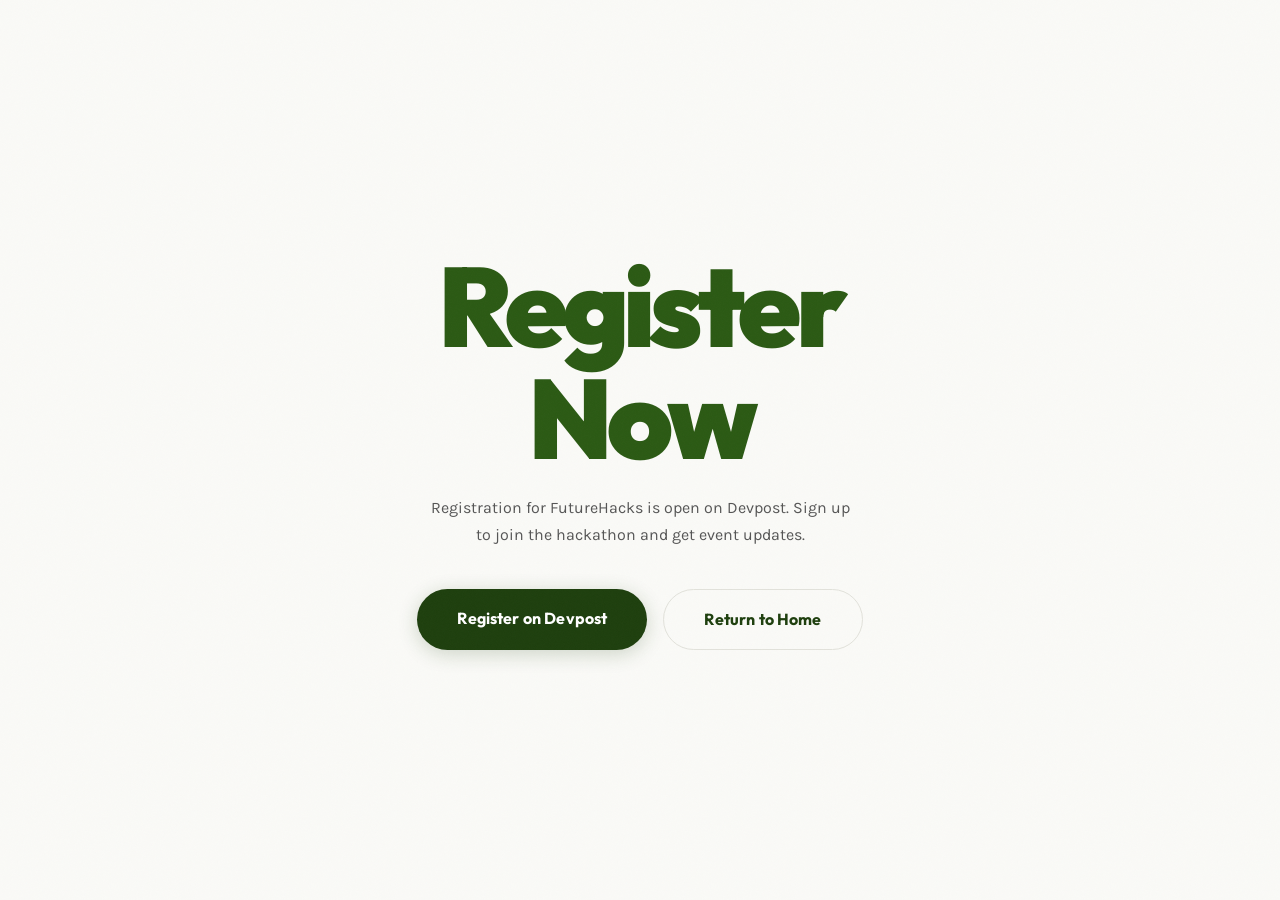
<file: registration.html>
<!DOCTYPE html>
<html lang="en">
<head>
  <meta charset="UTF-8">
  <meta name="viewport" content="width=device-width, initial-scale=1.0">
  <title>Registration | FutureHacks 2026</title>
  <meta name="description" content="FutureHacks registration is coming soon.">
  <meta name="author" content="James Hou and Arun Damodaran">
  <meta name="robots" content="noindex, follow">
  <link rel="canonical" href="https://futurehacks.techshareproject.org/registration">

  <!-- Open Graph / Facebook / Discord / LinkedIn -->
  <meta property="og:type" content="website">
  <meta property="og:site_name" content="FutureHacks">
  <meta property="og:title" content="Registration | FutureHacks 2026">
  <meta property="og:description" content="FutureHacks registration is coming soon.">
  <meta property="og:url" content="https://futurehacks.techshareproject.org/registration">
  <meta property="og:image" content="https://futurehacks.techshareproject.org/assets/og-image.jpg">
  <meta property="og:image:width" content="1200">
  <meta property="og:image:height" content="630">
  <meta property="og:image:alt" content="FutureHacks — Build the city of tomorrow, today.">
  <meta property="og:locale" content="en_US">

  <!-- Twitter / X -->
  <meta name="twitter:card" content="summary_large_image">
  <meta name="twitter:title" content="Registration | FutureHacks 2026">
  <meta name="twitter:description" content="FutureHacks registration is coming soon.">
  <meta name="twitter:image" content="https://futurehacks.techshareproject.org/assets/og-image.jpg">
  <meta name="twitter:image:alt" content="FutureHacks — Build the city of tomorrow, today.">

  <link rel="preconnect" href="https://fonts.googleapis.com">
  <link rel="preconnect" href="https://fonts.gstatic.com" crossorigin>
  <link href="https://fonts.googleapis.com/css2?family=JetBrains+Mono:wght@500;700&family=Karla:ital,wght@0,300;0,400;0,500;0,600;0,700;1,400&family=Outfit:wght@400;500;600;700;800;900&display=swap" rel="stylesheet">
  <link rel="stylesheet" href="css/style.css">
  <link rel="icon" href="assets/favicon.png" type="image/png">
  <link rel="shortcut icon" href="assets/favicon.png">
  <meta name="theme-color" content="#0f172a">
  <!-- Vercel Web Analytics -->
  <script defer src="https://cdn.vercel-insights.com/v1/script.js"></script>

  <!-- Built by James Hou and Arun Damodaran. -->
  <style>
    .status-page {
      min-height: 100vh;
      display: flex;
      align-items: center;
      justify-content: center;
      text-align: center;
      padding: 24px;
    }
    .status-content {
      max-width: 560px;
    }
    .status-code {
      font-family: var(--font-display);
      font-size: clamp(4rem, 12vw, 7rem);
      font-weight: 900;
      color: var(--accent-text);
      line-height: 1;
      margin-bottom: 20px;
      letter-spacing: -0.05em;
    }
    .status-actions {
      display: flex;
      gap: 16px;
      justify-content: center;
      flex-wrap: wrap;
    }
    .btn-secondary {
      display: inline-block;
      background: transparent;
      color: var(--green-dark);
      padding: 16px 40px;
      border-radius: 100px;
      border: 1.5px solid var(--border);
      font-family: var(--font-display);
      font-weight: 700;
      font-size: 1rem;
      letter-spacing: 0.01em;
      transition: var(--transition);
    }
    .btn-secondary:hover {
      border-color: var(--green-dark);
      transform: translateY(-2px);
    }
    .status-title {
      font-family: var(--font-display);
      font-size: 2rem;
      font-weight: 700;
      margin-bottom: 16px;
    }
    .status-text {
      color: var(--text-secondary);
      margin-bottom: 40px;
      max-width: 42ch;
      margin-left: auto;
      margin-right: auto;
    }
  </style>
</head>
<body>
  <div class="grain" aria-hidden="true"></div>

  <main class="status-page">
    <div class="status-content">
      <div class="status-code">Register Now</div>
      <p class="status-text">Registration for FutureHacks is open on Devpost. Sign up to join the hackathon and get event updates.</p>
      <div class="status-actions">
        <a href="https://futurehacks.devpost.com" target="_blank" rel="noopener" class="btn-primary">Register on Devpost</a>
        <a href="/" class="btn-secondary">Return to Home</a>
      </div>
    </div>
  </main>
</body>
</html>
</file>
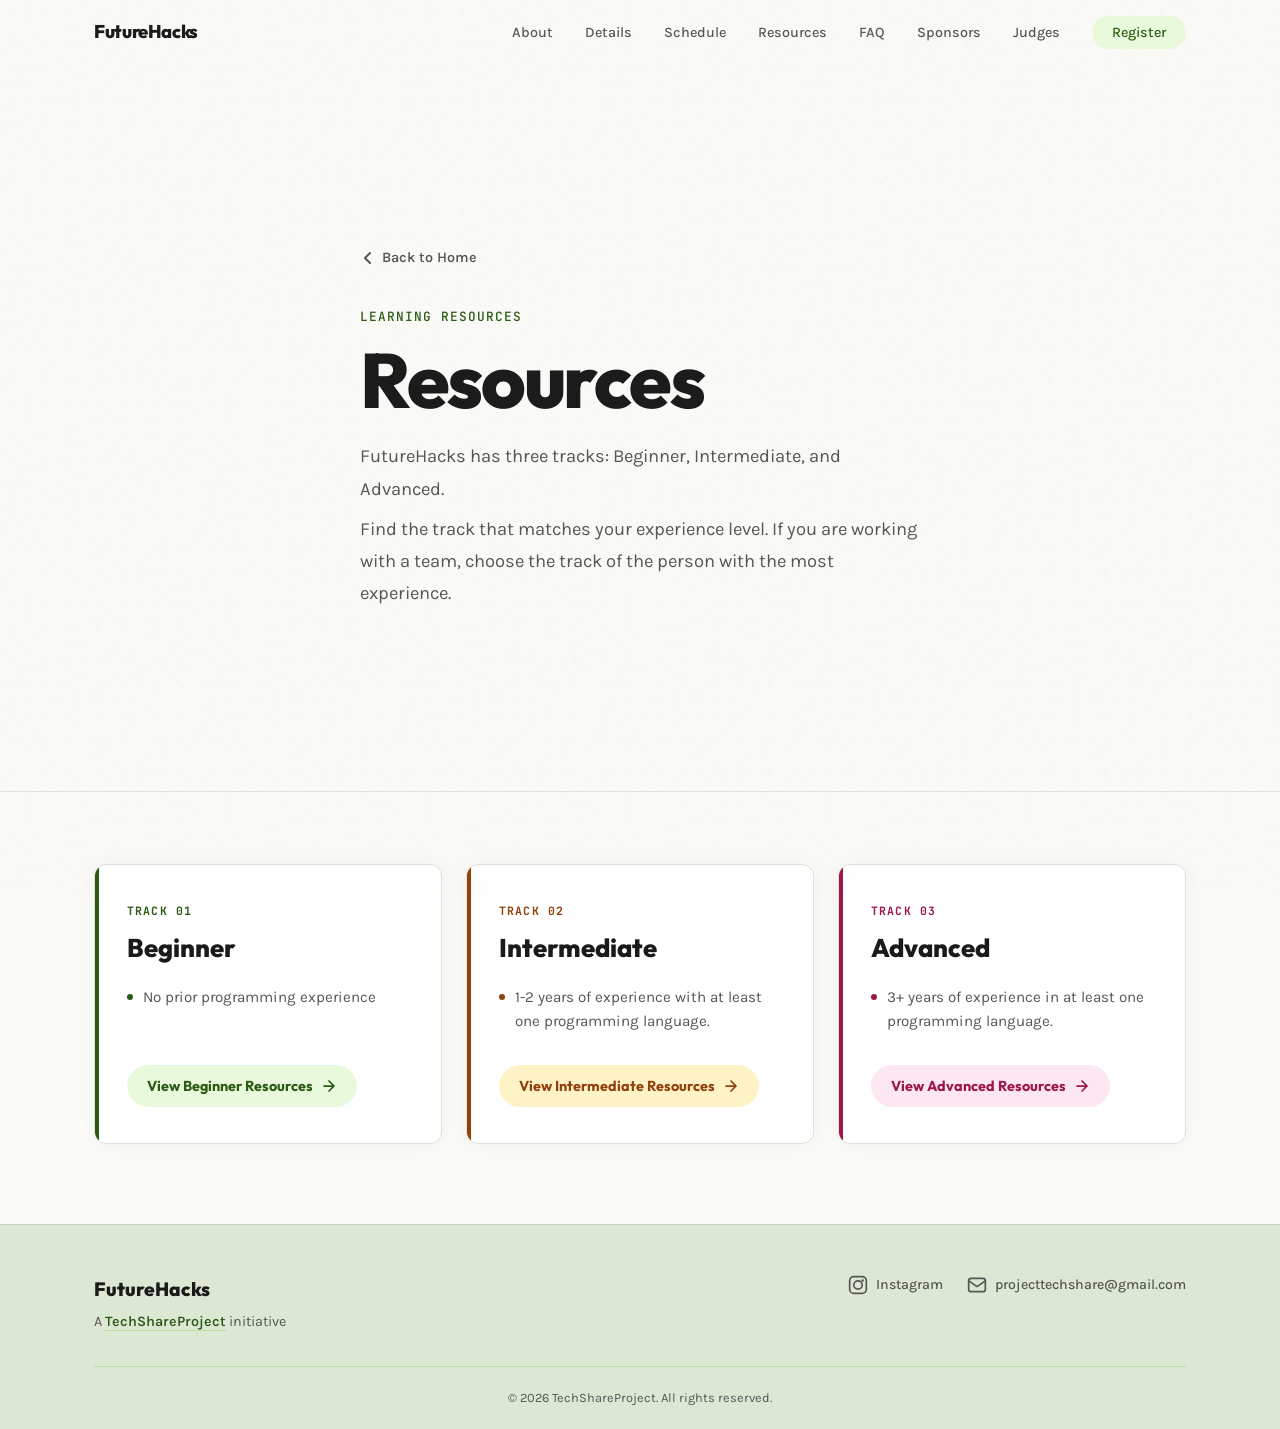
<file: resources.html>
<!DOCTYPE html>
<html lang="en">
<head>
  <meta charset="UTF-8">
  <meta name="viewport" content="width=device-width, initial-scale=1.0">
  <title>Resources — FutureHacks 2026</title>
  <meta name="description" content="Find your track and access rules, guides, and tutorials for FutureHacks. Beginner, Intermediate, and Advanced tracks available.">
  <meta name="author" content="James Hou and Arun Damodaran">
  <meta name="robots" content="index, follow">
  <link rel="canonical" href="https://futurehacks.techshareproject.org/resources">

  <!-- Open Graph / Facebook / Discord / LinkedIn -->
  <meta property="og:type" content="website">
  <meta property="og:site_name" content="FutureHacks">
  <meta property="og:title" content="Resources — FutureHacks 2026">
  <meta property="og:description" content="Find your track and access rules, guides, and tutorials for FutureHacks. Beginner, Intermediate, and Advanced tracks available.">
  <meta property="og:url" content="https://futurehacks.techshareproject.org/resources">
  <meta property="og:image" content="https://futurehacks.techshareproject.org/assets/og-image.jpg">
  <meta property="og:image:width" content="1200">
  <meta property="og:image:height" content="630">
  <meta property="og:image:alt" content="FutureHacks — Build the city of tomorrow, today.">
  <meta property="og:locale" content="en_US">

  <!-- Twitter / X -->
  <meta name="twitter:card" content="summary_large_image">
  <meta name="twitter:title" content="Resources — FutureHacks 2026">
  <meta name="twitter:description" content="Find your track and access rules, guides, and tutorials for FutureHacks.">
  <meta name="twitter:image" content="https://futurehacks.techshareproject.org/assets/og-image.jpg">
  <meta name="twitter:image:alt" content="FutureHacks — Build the city of tomorrow, today.">

  <link rel="preconnect" href="https://fonts.googleapis.com">
  <link rel="preconnect" href="https://fonts.gstatic.com" crossorigin>
  <link href="https://fonts.googleapis.com/css2?family=JetBrains+Mono:wght@500;700&family=Karla:ital,wght@0,300;0,400;0,500;0,600;0,700;1,400&family=Outfit:wght@400;500;600;700;800;900&display=swap" rel="stylesheet">
  <link rel="stylesheet" href="css/style.css">
  <!-- If JS is disabled, scroll-reveal never fires; show all content. -->
  <noscript><style>.reveal { opacity: 1 !important; transform: none !important; }</style></noscript>
  <link rel="icon" href="assets/favicon.png" type="image/png">
  <link rel="shortcut icon" href="assets/favicon.png">
  <meta name="theme-color" content="#0f172a">
  <!-- Vercel Web Analytics -->
  <script defer src="https://cdn.vercel-insights.com/v1/script.js"></script>

  <!-- Built by James Hou and Arun Damodaran. -->
  <style>
    /* ===== PAGE-SPECIFIC STYLES ===== */

    /* Hero */
    .res-hero {
      padding: 152px 0 80px;
      background-image: radial-gradient(circle, rgba(0,0,0,0.03) 1px, transparent 1px);
      background-size: 28px 28px;
      border-bottom: 1px solid var(--border);
    }
    .res-hero-inner { max-width: 720px; }
    .res-hero-title {
      font-family: var(--font-display);
      font-weight: 800;
      font-size: clamp(2.8rem, 6vw, 5rem);
      line-height: 1.05;
      letter-spacing: -0.03em;
      margin-bottom: 20px;
      color: var(--text);
    }
    .res-hero-sub {
      font-size: 1.15rem;
      color: var(--text-secondary);
      line-height: 1.75;
      margin-bottom: 8px;
    }
    .res-hero-sub2 {
      font-size: 1rem;
      color: var(--text-muted);
    }

    /* ===== TRACK SELECTOR ===== */
    .track-selector {
      background: var(--bg);
      padding: 72px 0 80px;
    }
    .track-grid {
      display: grid;
      grid-template-columns: repeat(3, 1fr);
      gap: 24px;
      align-items: stretch;
    }
    .track-card {
      display: flex;
      flex-direction: column;
      background: var(--white);
      border: 1px solid var(--border);
      border-radius: var(--radius);
      padding: 36px 32px;
      box-shadow: var(--shadow);
      transition: var(--transition);
      position: relative;
      overflow: hidden;
    }
    .track-card::before {
      content: '';
      position: absolute;
      left: 0; top: 0; bottom: 0;
      width: 4px;
    }
    .track-card--beginner::before     { background: #2B5A14; }
    .track-card--intermediate::before { background: #92400E; }
    .track-card--advanced::before     { background: #9D174D; }

    .track-card:hover {
      transform: translateY(-4px);
      box-shadow: var(--shadow-hover);
    }
    .track-card--beginner:hover     { border-color: #B8E09B; }
    .track-card--intermediate:hover { border-color: #FDE68A; }
    .track-card--advanced:hover     { border-color: #F9A8D4; }

    .track-eyebrow {
      font-family: var(--font-mono);
      font-size: 0.72rem;
      font-weight: 700;
      text-transform: uppercase;
      letter-spacing: 0.1em;
      margin-bottom: 12px;
    }
    .track-eyebrow--beginner     { color: #2B5A14; }
    .track-eyebrow--intermediate { color: #92400E; }
    .track-eyebrow--advanced     { color: #9D174D; }

    .track-title {
      font-family: var(--font-display);
      font-weight: 800;
      font-size: 1.6rem;
      line-height: 1.15;
      margin-bottom: 24px;
      color: var(--text);
    }

    .track-bullets {
      list-style: none;
      margin: 0 0 32px;
      padding: 0;
      flex: 1;
      display: flex;
      flex-direction: column;
      gap: 10px;
    }
    .track-bullets li {
      display: flex;
      align-items: flex-start;
      gap: 10px;
      font-size: 0.95rem;
      color: var(--text-secondary);
      line-height: 1.55;
    }
    .track-bullets li::before {
      content: '';
      flex-shrink: 0;
      width: 6px;
      height: 6px;
      border-radius: 50%;
      margin-top: 0.5em;
    }
    .track-card--beginner     .track-bullets li::before { background: #2B5A14; }
    .track-card--intermediate .track-bullets li::before { background: #92400E; }
    .track-card--advanced     .track-bullets li::before { background: #9D174D; }

    .track-cta {
      display: inline-flex;
      align-items: center;
      gap: 8px;
      font-family: var(--font-display);
      font-weight: 700;
      font-size: 0.9rem;
      padding: 12px 20px;
      border-radius: 100px;
      transition: var(--transition);
      text-decoration: none;
      align-self: flex-start;
    }
    .track-cta svg { transition: transform var(--transition); }
    .track-cta:hover svg { transform: translateX(4px); }

    .track-cta--beginner {
      background: #E9FADC;
      color: #2B5A14;
    }
    .track-cta--beginner:hover { background: #D6F2C2; }

    .track-cta--intermediate {
      background: #FEF3C7;
      color: #92400E;
    }
    .track-cta--intermediate:hover { background: #FDE68A; }

    .track-cta--advanced {
      background: #FCE7F3;
      color: #9D174D;
    }
    .track-cta--advanced:hover { background: #F9A8D4; }

    /* ===== DIVIDER ===== */
    .section-break {
      background: var(--bg-alt);
      border-top: 1px solid var(--border);
      border-bottom: 1px solid var(--border);
      padding: 28px 0;
      /* hidden until a track is selected */
      display: none;
    }
    .section-break.visible { display: block; }
    .section-break-inner {
      display: flex;
      align-items: center;
      gap: 16px;
    }
    .section-break-line {
      flex: 1;
      height: 1px;
      background: var(--border);
    }
    .section-break-label {
      font-family: var(--font-mono);
      font-size: 0.75rem;
      font-weight: 700;
      text-transform: uppercase;
      letter-spacing: 0.12em;
      color: var(--text-muted);
      white-space: nowrap;
    }

    /* ===== ACTIVE TRACK CARD ===== */
    .track-card--active {
      transform: translateY(-4px);
      box-shadow: var(--shadow-hover);
    }
    .track-card--beginner.track-card--active     { border-color: #B8E09B; }
    .track-card--intermediate.track-card--active { border-color: #FDE68A; }
    .track-card--advanced.track-card--active     { border-color: #F9A8D4; }

    /* Active CTA button state */
    .track-cta--beginner.active {
      background: #2B5A14; color: #fff;
    }
    .track-cta--intermediate.active {
      background: #92400E; color: #fff;
    }
    .track-cta--advanced.active {
      background: #9D174D; color: #fff;
    }

    /* ===== RESOURCE SECTIONS ===== */
    .res-section {
      padding: 80px 0;
      /* hidden until selected via button */
      display: none;
      animation: sectionFadeIn 0.4s ease both;
    }
    .res-section.active { display: block; }
    .res-section--alt { background: var(--bg-alt); }

    @keyframes sectionFadeIn {
      from { opacity: 0; transform: translateY(16px); }
      to   { opacity: 1; transform: translateY(0); }
    }

    .res-section-head {
      display: flex;
      align-items: flex-start;
      justify-content: space-between;
      flex-wrap: wrap;
      gap: 16px;
      margin-bottom: 48px;
      padding-bottom: 32px;
      border-bottom: 1px solid var(--border);
    }
    /* .res-section-left {} */
    .res-section-badge {
      display: inline-block;
      font-family: var(--font-mono);
      font-size: 0.72rem;
      font-weight: 700;
      text-transform: uppercase;
      letter-spacing: 0.1em;
      padding: 5px 14px;
      border-radius: 100px;
      margin-bottom: 12px;
    }
    .res-section-badge--beginner     { background: #E9FADC; color: #2B5A14; }
    .res-section-badge--intermediate { background: #FEF3C7; color: #92400E; }
    .res-section-badge--advanced     { background: #FCE7F3; color: #9D174D; }

    .res-section-title {
      font-family: var(--font-display);
      font-weight: 800;
      font-size: clamp(1.8rem, 3vw, 2.6rem);
      line-height: 1.1;
      color: var(--text);
      margin: 0;
    }

    /* PDF Download Block */
    .res-pdf {
      display: flex;
      align-items: center;
      gap: 24px;
      background: var(--white);
      border-radius: var(--radius);
      padding: 28px 32px;
      margin-bottom: 48px;
      box-shadow: var(--shadow);
      transition: var(--transition);
      text-decoration: none;
      color: inherit;
      border: 1.5px solid transparent;
    }
    .res-pdf:hover {
      transform: translateY(-2px);
      box-shadow: var(--shadow-hover);
    }
    .res-pdf--beginner     { border-color: #B8E09B; }
    .res-pdf--intermediate { border-color: #FDE68A; }
    .res-pdf--advanced     { border-color: #F9A8D4; }

    .res-pdf-icon {
      flex-shrink: 0;
      width: 52px; height: 52px;
      border-radius: 14px;
      display: flex; align-items: center; justify-content: center;
    }
    .res-pdf--beginner     .res-pdf-icon { background: #E9FADC; color: #2B5A14; }
    .res-pdf--intermediate .res-pdf-icon { background: #FEF3C7; color: #92400E; }
    .res-pdf--advanced     .res-pdf-icon { background: #FCE7F3; color: #9D174D; }

    .res-pdf-text { flex: 1; }
    .res-pdf-text strong {
      display: block;
      font-family: var(--font-display);
      font-weight: 700;
      font-size: 1rem;
      margin-bottom: 4px;
    }
    .res-pdf-text span {
      font-size: 0.88rem;
      color: var(--text-muted);
    }
    .res-pdf-action {
      flex-shrink: 0;
      display: inline-flex;
      align-items: center;
      gap: 8px;
      font-family: var(--font-display);
      font-weight: 700;
      font-size: 0.88rem;
      padding: 11px 22px;
      border-radius: 100px;
      white-space: nowrap;
      color: var(--white);
    }
    .res-pdf--beginner     .res-pdf-action { background: #2B5A14; }
    .res-pdf--intermediate .res-pdf-action { background: #92400E; }
    .res-pdf--advanced     .res-pdf-action { background: #9D174D; }

    /* Resource Links */
    .res-links-label {
      font-family: var(--font-mono);
      font-size: 0.75rem;
      font-weight: 700;
      text-transform: uppercase;
      letter-spacing: 0.1em;
      color: var(--text-muted);
      margin-bottom: 16px;
    }
    .res-links-grid {
      display: grid;
      grid-template-columns: repeat(3, 1fr);
      gap: 16px;
    }
    .res-link-card {
      display: flex;
      flex-direction: column;
      gap: 10px;
      background: var(--white);
      border: 1px solid var(--border);
      border-radius: var(--radius);
      padding: 24px;
      text-decoration: none;
      color: inherit;
      transition: var(--transition);
      box-shadow: var(--shadow);
    }
    .res-link-card:hover {
      transform: translateY(-4px);
      box-shadow: var(--shadow-hover);
    }
    .res-section--beginner     .res-link-card:hover { border-color: #B8E09B; }
    .res-section--intermediate .res-link-card:hover { border-color: #FDE68A; }
    .res-section--advanced     .res-link-card:hover { border-color: #F9A8D4; }

    .res-link-type {
      font-family: var(--font-mono);
      font-size: 0.68rem;
      font-weight: 700;
      text-transform: uppercase;
      letter-spacing: 0.08em;
      color: var(--text-muted);
    }
    .res-link-title {
      font-family: var(--font-display);
      font-weight: 700;
      font-size: 0.95rem;
      color: var(--text);
      line-height: 1.4;
    }
    .res-link-desc {
      font-size: 0.85rem;
      color: var(--text-secondary);
      line-height: 1.55;
      flex: 1;
    }
    .res-link-arrow {
      font-family: var(--font-mono);
      font-size: 0.8rem;
      font-weight: 600;
      display: flex;
      align-items: center;
      gap: 4px;
      transition: transform var(--transition);
    }
    .res-link-card:hover .res-link-arrow { transform: translateX(4px); }
    .res-section--beginner     .res-link-arrow { color: #2B5A14; }
    .res-section--intermediate .res-link-arrow { color: #92400E; }
    .res-section--advanced     .res-link-arrow { color: #9D174D; }

    /* ===== RESPONSIVE ===== */
    @media (max-width: 900px) {
      .track-grid { grid-template-columns: 1fr; gap: 16px; }
      .track-card { flex-direction: column; }
      .res-links-grid { grid-template-columns: repeat(2, 1fr); }
      .res-section-head { flex-direction: column; }
    }
    @media (max-width: 600px) {
      .res-hero { padding: 120px 0 56px; }
      .res-hero-title { font-size: clamp(2.2rem, 10vw, 3.2rem); }
      .track-card { padding: 28px 24px; }
      .res-pdf { flex-direction: column; align-items: flex-start; gap: 16px; }
      .res-pdf-action { align-self: flex-start; }
      .res-links-grid { grid-template-columns: 1fr; }
    }
  </style>
</head>
<body>
  <div class="grain" aria-hidden="true"></div>

  <!-- Navigation -->
  <nav class="navbar scrolled" id="navbar">
    <div class="nav-container">
      <a href="index.html" class="nav-logo">FutureHacks</a>
      <button class="nav-toggle" id="navToggle" aria-label="Toggle navigation">
        <span></span><span></span><span></span>
      </button>
      <ul class="nav-menu" id="navMenu">
        <li><a href="index.html#about">About</a></li>
        <li><a href="index.html#details">Details</a></li>
        <li><a href="index.html#schedule">Schedule</a></li>
        <li><a href="resources.html" aria-current="page">Resources</a></li>
        <li><a href="index.html#faq">FAQ</a></li>
        <li><a href="index.html#sponsors">Sponsors</a></li>
        <li><a href="index.html#judges">Judges</a></li>
        <li><a href="https://futurehacks.devpost.com/" class="nav-cta" target="_blank">Register</a></li>
      </ul>
    </div>
  </nav>

  <main id="main">
  <!-- Hero -->
  <section class="res-hero">
    <div class="container">
      <div class="res-hero-inner">
        <a href="index.html" class="reveal" style="display: inline-flex; align-items: center; gap: 6px; font-weight: 600; font-size: 0.9rem; color: var(--text-secondary); margin-bottom: 32px; transition: color var(--transition);">
          <svg width="16" height="16" viewBox="0 0 16 16" fill="none" aria-hidden="true">
            <path d="M10 13L5 8l5-5" stroke="currentColor" stroke-width="2" stroke-linecap="round" stroke-linejoin="round"/>
          </svg>
          Back to Home
        </a>
        <br>
        <span class="section-eyebrow reveal">Learning Resources</span>
        <h1 class="res-hero-title reveal">Resources</h1>
        <p class="res-hero-sub reveal">FutureHacks has three tracks: Beginner, Intermediate, and Advanced.</p>
        <p class="res-hero-sub reveal">Find the track that matches your experience level. If you are working with a team, choose the track of the person with the most experience. </p>
      </div>
    </div>
  </section>

  <!-- ===== TRACK SELECTOR ===== -->
  <section class="track-selector" aria-label="Choose your track">
    <div class="container">
      <div class="track-grid">

        <!-- Beginner -->
        <article class="track-card track-card--beginner reveal">
          <p class="track-eyebrow track-eyebrow--beginner">Track 01</p>
          <h2 class="track-title">Beginner</h2>
          <ul class="track-bullets" aria-label="Beginner track requirements">
            <li>No prior programming experience</li>
          </ul> 
          <button type="button" class="track-cta track-cta--beginner" id="track-cta-beginner" data-track="beginner" aria-expanded="false" aria-controls="beginner">
            View Beginner Resources
            <svg width="16" height="16" viewBox="0 0 16 16" fill="none" aria-hidden="true">
              <path d="M8 3l5 5-5 5M3 8h10" stroke="currentColor" stroke-width="1.75" stroke-linecap="round" stroke-linejoin="round"/>
            </svg>
          </button>
        </article>

        <!-- Intermediate -->
        <article class="track-card track-card--intermediate reveal">
          <p class="track-eyebrow track-eyebrow--intermediate">Track 02</p>
          <h2 class="track-title">Intermediate</h2>
          <ul class="track-bullets" aria-label="Intermediate track requirements">
            <li>1-2 years of experience with at least one programming language.</li>
          </ul>
          <button type="button" class="track-cta track-cta--intermediate" id="track-cta-intermediate" data-track="intermediate" aria-expanded="false" aria-controls="intermediate">
            View Intermediate Resources
            <svg width="16" height="16" viewBox="0 0 16 16" fill="none" aria-hidden="true">
              <path d="M8 3l5 5-5 5M3 8h10" stroke="currentColor" stroke-width="1.75" stroke-linecap="round" stroke-linejoin="round"/>
            </svg>
          </button>
        </article>

        <!-- Advanced -->
        <article class="track-card track-card--advanced reveal">
          <p class="track-eyebrow track-eyebrow--advanced">Track 03</p>
          <h2 class="track-title">Advanced</h2>
          <ul class="track-bullets" aria-label="Advanced track requirements">
            <li>3+ years of experience in at least one programming language.</li>
          </ul>
          <button type="button" class="track-cta track-cta--advanced" id="track-cta-advanced" data-track="advanced" aria-expanded="false" aria-controls="advanced">
            View Advanced Resources
            <svg width="16" height="16" viewBox="0 0 16 16" fill="none" aria-hidden="true">
              <path d="M8 3l5 5-5 5M3 8h10" stroke="currentColor" stroke-width="1.75" stroke-linecap="round" stroke-linejoin="round"/>
            </svg>
          </button>
        </article>

      </div>
    </div>
  </section>

  <!-- Divider -->
  <!-- <div class="section-break" aria-hidden="true">
    <div class="container">
      <div class="section-break-inner">
        <div class="section-break-line"></div>
        <span class="section-break-label">Resources below</span>
        <div class="section-break-line"></div>
      </div>
    </div>
  </div> -->

  <!-- ===== BEGINNER RESOURCES ===== -->
  <section id="beginner" class="res-section res-section--beginner" style="background: var(--bg);" aria-labelledby="beginner-heading">
    <div class="container">

      <header class="res-section-head">
        <div class="res-section-left">
          <h2 class="res-section-title" id="beginner-heading">Beginner</h2>
        </div>
      </header>

      <!-- Drive Folder -->
      <a href="https://drive.google.com/drive/folders/1JpioEChL8DGC-AKFr233OOQmZbXDgExj" target="_blank" rel="noopener" class="res-pdf res-pdf--beginner reveal" id="beginner-pdf">
        <div class="res-pdf-icon" aria-hidden="true">
          <svg width="24" height="24" viewBox="0 0 24 24" fill="none">
            <path d="M3 7a2 2 0 0 1 2-2h4l2 2h8a2 2 0 0 1 2 2v9a2 2 0 0 1-2 2H5a2 2 0 0 1-2-2V7z" stroke="currentColor" stroke-width="1.75" stroke-linejoin="round"/>
          </svg>
        </div>
        <div class="res-pdf-text">
          <strong>Beginner Track Folder</strong>
          <span>Everything for the Beginner track in one place — example projects, judging criteria, requirements, and project scope.</span>
        </div>
        <span class="res-pdf-action" aria-label="Open Beginner Google Drive folder">
          <svg width="14" height="14" viewBox="0 0 14 14" fill="none" aria-hidden="true">
            <path d="M3 7h8M7 3l4 4-4 4" stroke="currentColor" stroke-width="1.5" stroke-linecap="round" stroke-linejoin="round"/>
          </svg>
          Open Folder
        </span>
      </a>

      <!-- Resource Links -->
      <!-- TODO: Tutorials & Guides placeholder — uncomment and fill in once videos are ready
      <p class="res-links-label reveal">Tutorials &amp; Guides</p>
      <div class="res-links-grid">
        <a href="[BEGINNER VIDEO 1 URL]" target="_blank" rel="noopener" class="res-link-card reveal">
          <span class="res-link-type">Video</span>
          <span class="res-link-title">[Beginner Video 1 Title]</span>
          <span class="res-link-desc">[Beginner Video 1 Description]</span>
          <span class="res-link-arrow">Watch →</span>
        </a>
        <a href="[BEGINNER VIDEO 2 URL]" target="_blank" rel="noopener" class="res-link-card reveal">
          <span class="res-link-type">Video</span>
          <span class="res-link-title">[Beginner Video 2 Title]</span>
          <span class="res-link-desc">[Beginner Video 2 Description]</span>
          <span class="res-link-arrow">Watch →</span>
        </a>
        <a href="[BEGINNER VIDEO 3 URL]" target="_blank" rel="noopener" class="res-link-card reveal">
          <span class="res-link-type">Video</span>
          <span class="res-link-title">[Beginner Video 3 Title]</span>
          <span class="res-link-desc">[Beginner Video 3 Description]</span>
          <span class="res-link-arrow">Watch →</span>
        </a>
      </div>
      -->

    </div>
  </section>

  <!-- ===== INTERMEDIATE RESOURCES ===== -->
  <section id="intermediate" class="res-section res-section--intermediate res-section--alt" aria-labelledby="intermediate-heading">
    <div class="container">

      <header class="res-section-head">
        <div class="res-section-left">
          <h2 class="res-section-title" id="intermediate-heading">Intermediate</h2>
        </div>
      </header>

      <!-- Drive Folder -->
      <a href="https://drive.google.com/drive/folders/1etcsaSrfAFA6XTy96vUfuuEMSGCHgWe7?usp=drive_link" target="_blank" rel="noopener" class="res-pdf res-pdf--intermediate reveal" id="intermediate-pdf">
        <div class="res-pdf-icon" aria-hidden="true">
          <svg width="24" height="24" viewBox="0 0 24 24" fill="none">
            <path d="M3 7a2 2 0 0 1 2-2h4l2 2h8a2 2 0 0 1 2 2v9a2 2 0 0 1-2 2H5a2 2 0 0 1-2-2V7z" stroke="currentColor" stroke-width="1.75" stroke-linejoin="round"/>
          </svg>
        </div>
        <div class="res-pdf-text">
          <strong>Intermediate Track Folder</strong>
          <span>Everything for the Intermediate track in one place — example projects, judging criteria, requirements, and project scope.</span>
        </div>
        <span class="res-pdf-action" aria-label="Open Intermediate Google Drive folder">
          <svg width="14" height="14" viewBox="0 0 14 14" fill="none" aria-hidden="true">
            <path d="M3 7h8M7 3l4 4-4 4" stroke="currentColor" stroke-width="1.5" stroke-linecap="round" stroke-linejoin="round"/>
          </svg>
          Open Folder
        </span>
      </a>

      <!-- Resource Links -->
      <!-- TODO: Tutorials & Guides placeholder — uncomment and fill in once videos are ready
      <p class="res-links-label reveal">Tutorials &amp; Guides</p>
      <div class="res-links-grid">
        <a href="[INTERMEDIATE VIDEO 1 URL]" target="_blank" rel="noopener" class="res-link-card reveal">
          <span class="res-link-type">Video</span>
          <span class="res-link-title">[Intermediate Video 1 Title]</span>
          <span class="res-link-desc">[Intermediate Video 1 Description]</span>
          <span class="res-link-arrow">Watch →</span>
        </a>
        <a href="[INTERMEDIATE VIDEO 2 URL]" target="_blank" rel="noopener" class="res-link-card reveal">
          <span class="res-link-type">Video</span>
          <span class="res-link-title">[Intermediate Video 2 Title]</span>
          <span class="res-link-desc">[Intermediate Video 2 Description]</span>
          <span class="res-link-arrow">Watch →</span>
        </a>
        <a href="[INTERMEDIATE VIDEO 3 URL]" target="_blank" rel="noopener" class="res-link-card reveal">
          <span class="res-link-type">Video</span>
          <span class="res-link-title">[Intermediate Video 3 Title]</span>
          <span class="res-link-desc">[Intermediate Video 3 Description]</span>
          <span class="res-link-arrow">Watch →</span>
        </a>
      </div>
      -->

    </div>
  </section>

  <!-- ===== ADVANCED RESOURCES ===== -->
  <section id="advanced" class="res-section res-section--advanced" style="background: var(--bg);" aria-labelledby="advanced-heading">
    <div class="container">

      <header class="res-section-head">
        <div class="res-section-left">
          <h2 class="res-section-title" id="advanced-heading">Advanced</h2>
        </div>
      </header>

      <!-- Drive Folder -->
      <a href="https://drive.google.com/drive/folders/1-Qqwcqu0I1QnxgHL7ByI_ejbCbPO94lL?usp=drive_link" target="_blank" rel="noopener" class="res-pdf res-pdf--advanced reveal" id="advanced-pdf">
        <div class="res-pdf-icon" aria-hidden="true">
          <svg width="24" height="24" viewBox="0 0 24 24" fill="none">
            <path d="M3 7a2 2 0 0 1 2-2h4l2 2h8a2 2 0 0 1 2 2v9a2 2 0 0 1-2 2H5a2 2 0 0 1-2-2V7z" stroke="currentColor" stroke-width="1.75" stroke-linejoin="round"/>
          </svg>
        </div>
        <div class="res-pdf-text">
          <strong>Advanced Track Folder</strong>
          <span>Everything for the Advanced track in one place — example projects, judging criteria, requirements, and project scope.</span>
        </div>
        <span class="res-pdf-action" aria-label="Open Advanced Google Drive folder">
          <svg width="14" height="14" viewBox="0 0 14 14" fill="none" aria-hidden="true">
            <path d="M3 7h8M7 3l4 4-4 4" stroke="currentColor" stroke-width="1.5" stroke-linecap="round" stroke-linejoin="round"/>
          </svg>
          Open Folder
        </span>
      </a>

      <!-- Resource Links -->
      <!-- TODO: Tutorials & Guides placeholder — uncomment and fill in once videos are ready
      <p class="res-links-label reveal">Tutorials &amp; Guides</p>
      <div class="res-links-grid">
        <a href="[ADVANCED VIDEO 1 URL]" target="_blank" rel="noopener" class="res-link-card reveal">
          <span class="res-link-type">Video</span>
          <span class="res-link-title">[Advanced Video 1 Title]</span>
          <span class="res-link-desc">[Advanced Video 1 Description]</span>
          <span class="res-link-arrow">Watch →</span>
        </a>
        <a href="[ADVANCED VIDEO 2 URL]" target="_blank" rel="noopener" class="res-link-card reveal">
          <span class="res-link-type">Video</span>
          <span class="res-link-title">[Advanced Video 2 Title]</span>
          <span class="res-link-desc">[Advanced Video 2 Description]</span>
          <span class="res-link-arrow">Watch →</span>
        </a>
        <a href="[ADVANCED VIDEO 3 URL]" target="_blank" rel="noopener" class="res-link-card reveal">
          <span class="res-link-type">Video</span>
          <span class="res-link-title">[Advanced Video 3 Title]</span>
          <span class="res-link-desc">[Advanced Video 3 Description]</span>
          <span class="res-link-arrow">Watch →</span>
        </a>
      </div>
      -->

    </div>
  </section>
  </main>

  <!-- Footer -->
  <footer class="footer">
    <div class="container">
      <div class="footer-top">
        <div class="footer-brand">
          <h3>FutureHacks</h3>
          <p>A <a href="https://www.techshareproject.org/" target="_blank" rel="noopener">TechShareProject</a> initiative</p>
        </div>
        <div class="footer-links">
          <a href="https://www.instagram.com/techshareproject/" target="_blank" rel="noopener" aria-label="Instagram">
            <svg width="20" height="20" viewBox="0 0 24 24" fill="none"><rect x="2" y="2" width="20" height="20" rx="5" stroke="currentColor" stroke-width="2"/><circle cx="12" cy="12" r="5" stroke="currentColor" stroke-width="2"/><circle cx="17.5" cy="6.5" r="1.5" fill="currentColor"/></svg>
            <span>Instagram</span>
          </a>
          <a href="mailto:projecttechshare@gmail.com" aria-label="Email TechShare Project">
            <svg width="20" height="20" viewBox="0 0 24 24" fill="none"><rect x="2" y="4" width="20" height="16" rx="3" stroke="currentColor" stroke-width="2"/><path d="M2 7l10 7 10-7" stroke="currentColor" stroke-width="2" stroke-linecap="round" stroke-linejoin="round"/></svg>
            <span>projecttechshare@gmail.com</span>
          </a>
        </div>
      </div>
      <div class="footer-bottom">
        <p>&copy; 2026 TechShareProject. All rights reserved.</p>
      </div>
    </div>
  </footer>

  <button class="back-to-top" id="backToTop" aria-label="Back to top">
    <svg width="20" height="20" viewBox="0 0 20 20" fill="none"><path d="M10 16V4M4 9l6-6 6 6" stroke="currentColor" stroke-width="2" stroke-linecap="round" stroke-linejoin="round"/></svg>
  </button>

  <script src="js/script.js"></script>
  <script>
    (function () {
      const TRACKS = ['beginner', 'intermediate', 'advanced'];
      const sectionBreak = document.querySelector('.section-break');

      /** Mark all .reveal elements in a section as visible (bypasses IntersectionObserver) */
      function revealSection(section) {
        section.querySelectorAll('.reveal').forEach(function (el) {
          el.style.transitionDelay = '0ms';
          el.classList.add('visible');
        });
      }

      function showTrack(trackId) {
        TRACKS.forEach(function (id) {
          const section = document.getElementById(id);
          const btn     = document.getElementById('track-cta-' + id);
          const card    = btn ? btn.closest('.track-card') : null;

          if (id === trackId) {
            // Show this section
            section.classList.add('active');
            revealSection(section);
            if (btn)  { btn.classList.add('active');  btn.setAttribute('aria-expanded', 'true'); }
            if (card) { card.classList.add('track-card--active'); }
          } else {
            // Hide others
            section.classList.remove('active');
            if (btn)  { btn.classList.remove('active');  btn.setAttribute('aria-expanded', 'false'); }
            if (card) { card.classList.remove('track-card--active'); }
          }
        });

        // Show divider
        if (sectionBreak) sectionBreak.classList.add('visible');

        // Smooth scroll to resource section
        const target = document.getElementById(trackId);
        if (target) {
          setTimeout(function () {
            target.scrollIntoView({ behavior: 'smooth', block: 'start' });
          }, 50); // brief delay so display:block takes effect first
        }
      }

      // Wire up buttons
      TRACKS.forEach(function (id) {
        const btn = document.getElementById('track-cta-' + id);
        if (btn) {
          btn.addEventListener('click', function () {
            showTrack(id);
          });
        }
      });
    })();
  </script>
</body>
</html>
</file>
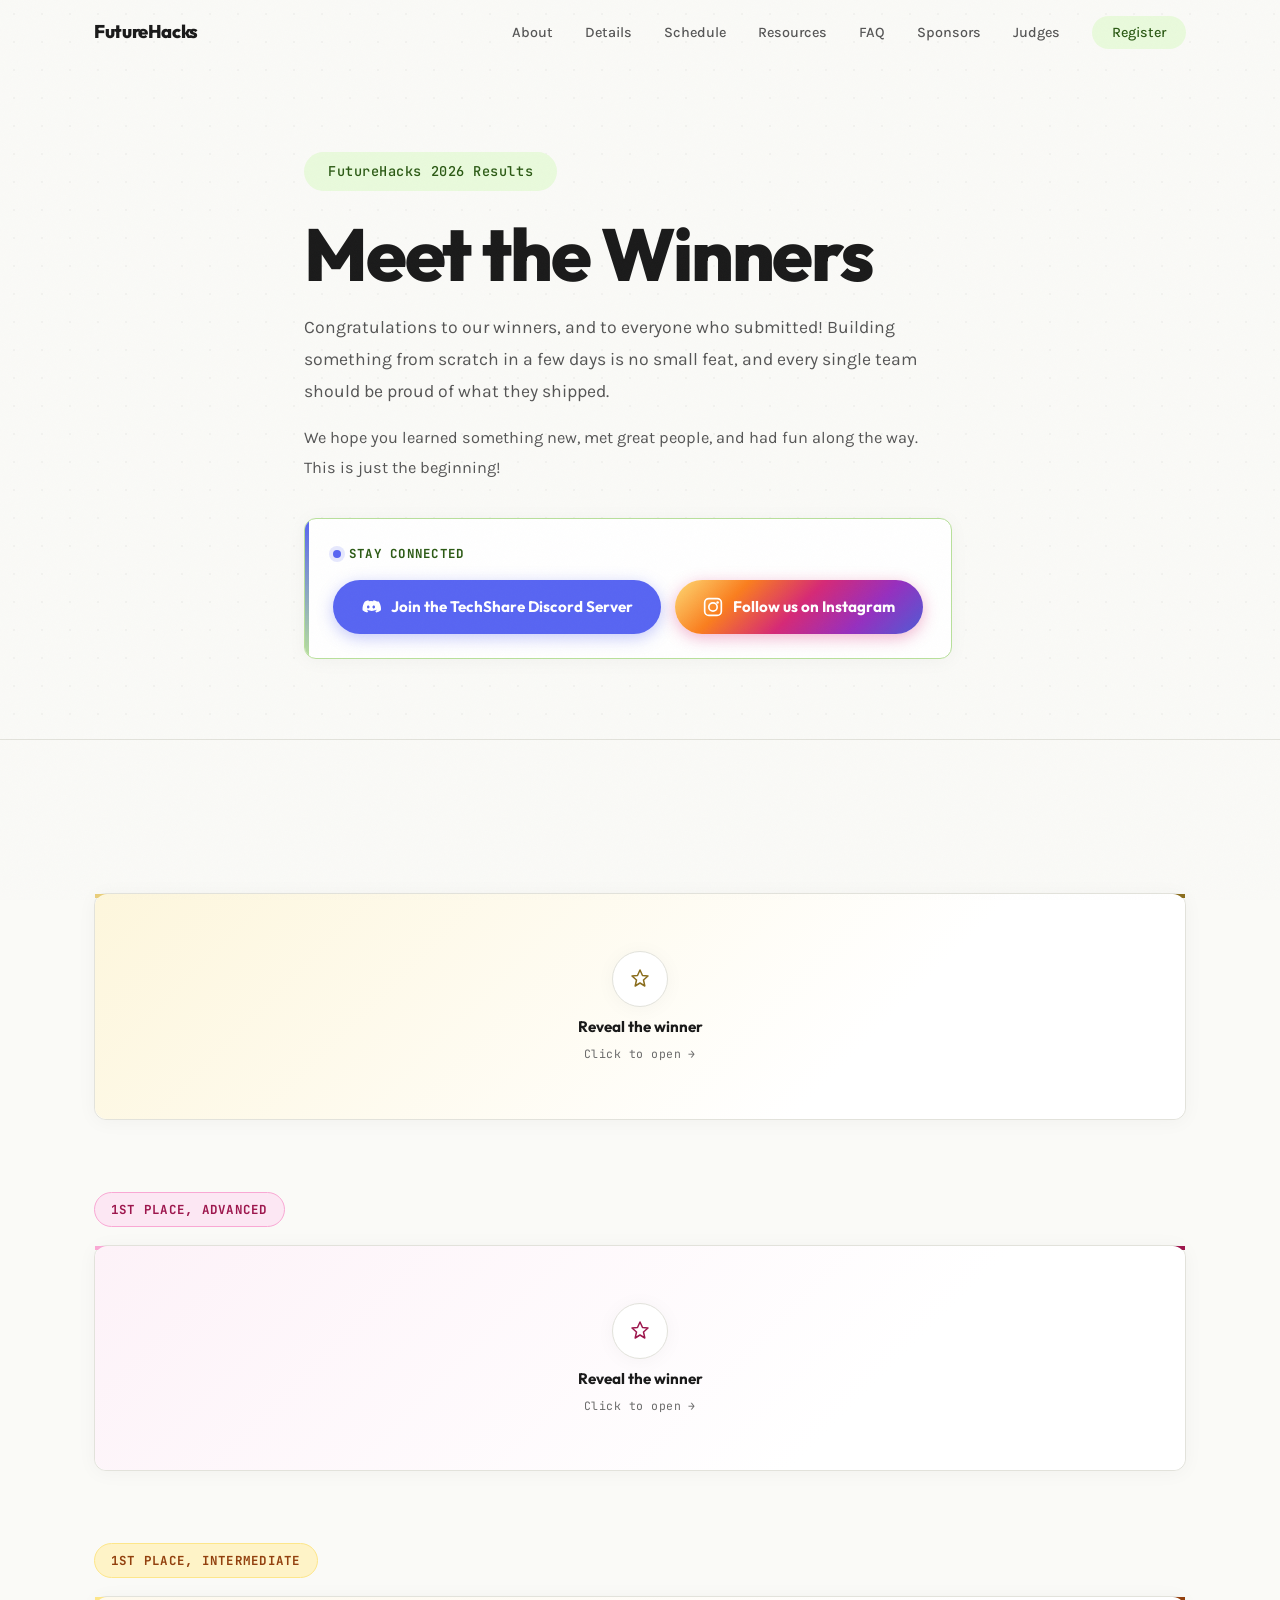
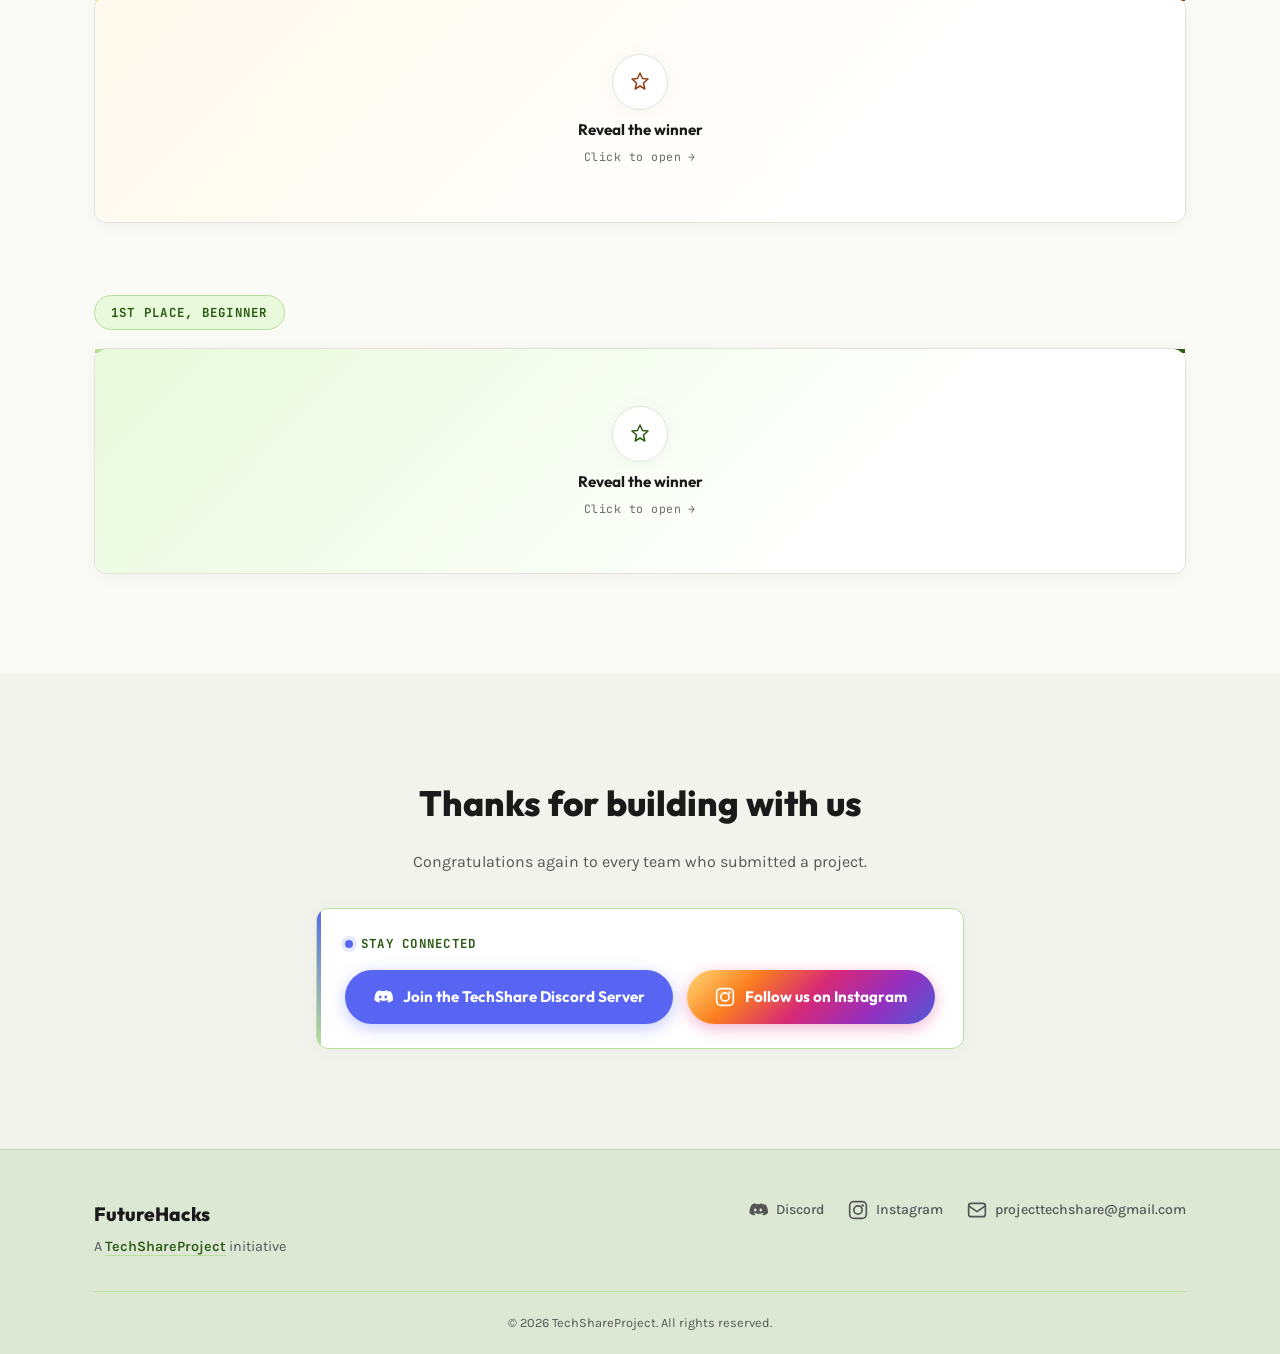
<file: winners.html>
<!DOCTYPE html>
<html lang="en">
<head>
  <meta charset="UTF-8">
  <meta name="viewport" content="width=device-width, initial-scale=1.0">
  <title>Winners — FutureHacks 2026</title>
  <meta name="description" content="Meet the winning teams of FutureHacks 2026 — Overall, Advanced, Intermediate, and Beginner track champions.">
  <meta name="author" content="James Hou and Arun Damodaran">
  <meta name="robots" content="noindex, nofollow">
  <link rel="canonical" href="https://futurehacks.techshareproject.org/winners">

  <!-- Open Graph / Facebook / Discord / LinkedIn -->
  <meta property="og:type" content="website">
  <meta property="og:site_name" content="FutureHacks">
  <meta property="og:title" content="Winners — FutureHacks 2026">
  <meta property="og:description" content="Meet the winning teams of FutureHacks 2026 — Overall, Advanced, Intermediate, and Beginner track champions.">
  <meta property="og:url" content="https://futurehacks.techshareproject.org/winners">
  <meta property="og:image" content="https://futurehacks.techshareproject.org/assets/og-image.jpg">
  <meta property="og:image:width" content="1200">
  <meta property="og:image:height" content="630">
  <meta property="og:image:alt" content="FutureHacks — Build the city of tomorrow, today.">
  <meta property="og:locale" content="en_US">

  <!-- Twitter / X -->
  <meta name="twitter:card" content="summary_large_image">
  <meta name="twitter:title" content="Winners — FutureHacks 2026">
  <meta name="twitter:description" content="Meet the winning teams of FutureHacks 2026.">
  <meta name="twitter:image" content="https://futurehacks.techshareproject.org/assets/og-image.jpg">
  <meta name="twitter:image:alt" content="FutureHacks — Build the city of tomorrow, today.">

  <link rel="preconnect" href="https://fonts.googleapis.com">
  <link rel="preconnect" href="https://fonts.gstatic.com" crossorigin>
  <link href="https://fonts.googleapis.com/css2?family=JetBrains+Mono:wght@500;700&family=Karla:ital,wght@0,300;0,400;0,500;0,600;0,700;1,400&family=Outfit:wght@400;500;600;700;800;900&family=Syne:wght@600;700;800&display=swap" rel="stylesheet">
  <link rel="stylesheet" href="css/style.css">
  <!-- If JS is disabled, scroll-reveal never fires; show all content. -->
  <noscript><style>.reveal { opacity: 1 !important; transform: none !important; }</style></noscript>
  <link rel="icon" href="assets/favicon.png" type="image/png">
  <link rel="shortcut icon" href="assets/favicon.png">
  <meta name="theme-color" content="#0f172a">
  <!-- Vercel Web Analytics -->
  <script defer src="https://cdn.vercel-insights.com/v1/script.js"></script>

  <!-- Built by James Hou and Arun Damodaran. -->
  <!-- Unlisted page: not linked from navbar or sitemap.xml until announcement-ready. -->
  <style>
    /* ===== PAGE-SPECIFIC STYLES: WINNERS ===== */

    /* Hero */
    .win-hero {
      padding: 152px 0 80px;
      background-image: radial-gradient(circle, rgba(0,0,0,0.03) 1px, transparent 1px);
      background-size: 28px 28px;
      border-bottom: 1px solid var(--border);
    }
    .win-hero-inner { max-width: 720px; }
    .win-hero-badge {
      display: inline-block; font-family: var(--font-mono); font-size: 0.85rem;
      font-weight: 500; color: var(--accent-text); background: var(--accent);
      padding: 8px 24px; border-radius: 100px; margin-bottom: 24px;
      letter-spacing: 0.04em;
    }
    .win-hero-title {
      font-family: var(--font-display);
      font-weight: 800;
      font-size: clamp(2.6rem, 6vw, 4.6rem);
      line-height: 1.05;
      letter-spacing: -0.03em;
      margin-bottom: 20px;
      color: var(--text);
    }
    .win-hero-sub {
      font-size: 1.1rem;
      color: var(--text-secondary);
      line-height: 1.8;
      margin-bottom: 16px;
      max-width: 640px;
    }
    .win-hero-sub2 {
      font-size: 1.02rem;
      color: var(--text-secondary);
      line-height: 1.8;
      margin-bottom: 36px;
      max-width: 640px;
    }

    /* Stay Connected CTAs */
    .win-connect-panel {
      display: inline-flex;
      flex-direction: column;
      gap: 16px;
      background: var(--white);
      border: 1.5px solid var(--accent-strong);
      border-radius: var(--radius);
      padding: 24px 28px;
      box-shadow: var(--shadow);
      position: relative;
      overflow: hidden;
    }
    .win-connect-panel::before {
      content: '';
      position: absolute; left: 0; top: 0; bottom: 0; width: 4px;
      background: linear-gradient(180deg, #5865F2, var(--accent-strong));
    }
    .win-connect-label {
      display: flex; align-items: center; gap: 8px;
      font-family: var(--font-mono); font-size: 0.78rem; font-weight: 700;
      text-transform: uppercase; letter-spacing: 0.1em;
      color: var(--accent-text);
    }
    .win-connect-label-dot {
      width: 8px; height: 8px; border-radius: 50%;
      background: #5865F2;
      box-shadow: 0 0 0 4px rgba(88,101,242,0.15);
    }
    .win-connect { display: flex; flex-wrap: wrap; gap: 14px; }
    .win-connect-btn {
      display: inline-flex; align-items: center; gap: 10px;
      padding: 14px 28px; border-radius: 100px;
      font-family: var(--font-display); font-weight: 700; font-size: 0.95rem;
      transition: var(--transition);
    }
    .win-connect-btn--discord {
      background: #5865F2; color: #fff;
      box-shadow: 0 4px 16px rgba(88,101,242,0.35);
    }
    .win-connect-btn--discord:hover { transform: translateY(-2px); box-shadow: 0 8px 24px rgba(88,101,242,0.45); }
    .win-connect-btn--instagram {
      background: linear-gradient(135deg, #FEDA75 0%, #FA7E1E 25%, #D62976 50%, #962FBF 75%, #4F5BD5 100%);
      color: #fff;
      box-shadow: 0 4px 16px rgba(214,41,118,0.35);
    }
    .win-connect-btn--instagram:hover { transform: translateY(-2px); box-shadow: 0 8px 24px rgba(214,41,118,0.45); }

    @media (max-width: 600px) {
      .win-connect-panel { width: 100%; padding: 20px; }
      .win-connect { flex-direction: column; }
      .win-connect-btn { width: 100%; justify-content: center; }
    }

    /* Winners section */
    .winners-section { background: var(--bg); }

    .win-tier-block { margin-bottom: 72px; }
    .win-tier-block:last-child { margin-bottom: 0; }

    .win-tier-eyebrow {
      display: inline-flex; align-items: center; gap: 10px;
      font-family: var(--font-mono); font-size: 0.78rem; font-weight: 700;
      text-transform: uppercase; letter-spacing: 0.1em;
      padding: 6px 16px; border-radius: 100px; margin-bottom: 18px;
    }
    .win-tier-eyebrow--overall      { background: #FDF6DC; color: #8A6D1D; border: 1px solid #E9CE7A; }
    .win-tier-eyebrow--advanced     { background: #FCE7F3; color: #9D174D; border: 1px solid #F9A8D4; }
    .win-tier-eyebrow--intermediate { background: #FEF3C7; color: #92400E; border: 1px solid #FDE68A; }
    .win-tier-eyebrow--beginner     { background: #E9FADC; color: #2B5A14; border: 1px solid #B8E09B; }

    .win-tier-heading {
      font-family: var(--font-display); font-weight: 800;
      font-size: clamp(1.5rem, 3vw, 2.1rem);
      margin-bottom: 28px; color: var(--text);
    }

    /* Winner Card */
    .winner-card {
      background: var(--white);
      border: 1px solid var(--border);
      border-radius: var(--radius);
      box-shadow: var(--shadow);
      transition: var(--transition);
      position: relative;
    }
    .winner-card-cover,
    .winner-card-content {
      border-radius: inherit;
    }
    .winner-card-cover { overflow: hidden; }
    .winner-card:hover { box-shadow: var(--shadow-hover); border-color: var(--accent-strong); }
    .winner-card--overall::before {
      content: ''; position: absolute; left: 0; top: 0; right: 0; height: 4px;
      background: linear-gradient(90deg, #E9CE7A, #8A6D1D);
    }
    .winner-card--advanced::before {
      content: ''; position: absolute; left: 0; top: 0; right: 0; height: 4px;
      background: linear-gradient(90deg, #F9A8D4, #9D174D);
    }
    .winner-card--intermediate::before {
      content: ''; position: absolute; left: 0; top: 0; right: 0; height: 4px;
      background: linear-gradient(90deg, #FDE68A, #92400E);
    }
    .winner-card--beginner::before {
      content: ''; position: absolute; left: 0; top: 0; right: 0; height: 4px;
      background: linear-gradient(90deg, #B8E09B, #2B5A14);
    }

    .winner-card-content {
      display: flex;
      align-items: flex-start;
      gap: 24px;
      width: 100%;
      padding: 28px;
    }
    .winner-card-thumb {
      flex-shrink: 0;
      width: 88px; height: 88px;
      border-radius: var(--radius-sm);
      background: linear-gradient(135deg, var(--accent) 0%, var(--bg-alt) 100%);
      border: 1.5px dashed var(--accent-strong);
      display: flex; align-items: center; justify-content: center;
      color: var(--accent-text);
    }
    .winner-card-body { flex: 1; min-width: 0; }
    .winner-card-title {
      font-family: 'Syne', sans-serif;
      font-size: 1.15rem; font-weight: 700;
      color: var(--text); margin: 0 0 6px;
      letter-spacing: -0.01em;
    }
    .winner-card-team {
      font-size: 0.88rem; color: var(--text-secondary);
      display: block; margin-bottom: 14px;
    }
    .winner-card-desc {
      font-size: 0.95rem; color: var(--text-secondary);
      line-height: 1.75; margin-bottom: 18px;
    }
    .winner-card-devpost {
      display: inline-flex; align-items: center; gap: 8px;
      background: var(--green-dark); color: var(--white);
      padding: 12px 24px; border-radius: 100px;
      font-family: var(--font-display); font-weight: 700; font-size: 0.9rem;
      transition: var(--transition);
      box-shadow: 0 4px 14px rgba(30,63,14,0.2);
    }
    .winner-card-devpost:hover { transform: translateY(-2px); box-shadow: 0 8px 20px rgba(30,63,14,0.3); }

    /* Click-to-reveal cover */
    .winner-card-cover {
      position: absolute; inset: 0; z-index: 10;
      display: flex; flex-direction: column; align-items: center; justify-content: center;
      gap: 10px;
      background: var(--white);
      border: none;
      cursor: pointer;
      width: 100%;
      font-family: inherit;
      transition: opacity 0.4s ease, visibility 0.4s ease;
    }
    .winner-card--overall .winner-card-cover { background: linear-gradient(135deg, #FDF6DC 0%, var(--white) 70%); }
    .winner-card--advanced .winner-card-cover { background: linear-gradient(135deg, #FDF2F8 0%, var(--white) 70%); }
    .winner-card--intermediate .winner-card-cover { background: linear-gradient(135deg, #FEF9EC 0%, var(--white) 70%); }
    .winner-card--beginner .winner-card-cover { background: linear-gradient(135deg, #E9FADC 0%, var(--white) 70%); }
    .winner-card-cover-icon {
      width: 56px; height: 56px; border-radius: 50%;
      background: var(--white);
      border: 1.5px solid var(--border);
      display: flex; align-items: center; justify-content: center;
      box-shadow: var(--shadow);
      transition: transform 0.3s cubic-bezier(0.4, 0, 0.2, 1);
    }
    .winner-card-cover:hover .winner-card-cover-icon { transform: scale(1.08); }
    .winner-card-cover-label {
      font-family: var(--font-display); font-weight: 700; font-size: 0.95rem;
      color: var(--text);
    }
    .winner-card-cover-hint {
      font-family: var(--font-mono); font-size: 0.72rem;
      color: var(--text-muted); letter-spacing: 0.04em;
    }
    .winner-card.revealed .winner-card-cover {
      opacity: 0;
      visibility: hidden;
      pointer-events: none;
    }

    /* Confetti */
    .confetti-burst {
      position: absolute; inset: 0;
      pointer-events: none; overflow: visible;
      z-index: 20;
    }
    .confetti-piece {
      position: absolute; top: 40%; left: 50%;
      width: 8px; height: 8px;
      opacity: 0;
      animation: confetti-fall 1.1s ease-out forwards;
    }
    @keyframes confetti-fall {
      0% { transform: translate(0, 0) rotate(0deg); opacity: 1; }
      100% { transform: var(--confetti-end) rotate(var(--confetti-spin)); opacity: 0; }
    }
    @media (prefers-reduced-motion: reduce) {
      .confetti-piece { display: none; }
      .winner-card-cover { transition: none; }
    }

    /* Closing strip */
    .win-closing {
      background: var(--bg-alt);
      text-align: center;
    }
    .win-closing-heading {
      font-family: var(--font-display); font-weight: 800;
      font-size: clamp(1.6rem, 3vw, 2.2rem);
      margin-bottom: 14px; color: var(--text);
    }
    .win-closing-sub {
      font-size: 1rem; color: var(--text-secondary);
      max-width: 560px; margin: 0 auto 32px; line-height: 1.75;
    }
    .win-closing .win-connect-panel { margin: 0 auto; text-align: left; }

    /* Responsive */
    @media (max-width: 700px) {
      .win-hero { padding: 120px 16px 64px; }
      .winner-card-trigger { flex-wrap: wrap; padding: 20px; gap: 16px; }
      .winner-card-thumb { width: 72px; height: 72px; }
      .winner-card-detail-content { padding: 0 20px 20px; padding-top: 20px; }
    }
  </style>
</head>
<body>
  <!-- Grain Overlay -->
  <div class="grain" aria-hidden="true"></div>

  <!-- Navigation -->
  <nav class="navbar" id="navbar">
    <div class="nav-container">
      <a href="index.html#hero" class="nav-logo">FutureHacks</a>
      <button class="nav-toggle" id="navToggle" aria-label="Toggle navigation">
        <span></span><span></span><span></span>
      </button>
      <ul class="nav-menu" id="navMenu">
        <li><a href="index.html#about">About</a></li>
        <li><a href="index.html#details">Details</a></li>
        <li><a href="index.html#schedule">Schedule</a></li>
        <li><a href="resources.html">Resources</a></li>
        <li><a href="index.html#faq">FAQ</a></li>
        <li><a href="index.html#sponsors">Sponsors</a></li>
        <li><a href="index.html#judges">Judges</a></li>
        <li><a href="https://futurehacks.devpost.com/" class="nav-cta" target="_blank" rel="noopener noreferrer">Register</a></li>
      </ul>
    </div>
  </nav>

  <main id="main">

  <!-- Hero -->
  <section class="win-hero">
    <div class="container win-hero-inner">
      <span class="win-hero-badge reveal">FutureHacks 2026 Results</span>
      <h1 class="win-hero-title reveal">Meet the Winners</h1>
      <p class="win-hero-sub reveal">Congratulations to our winners, and to everyone who submitted! Building something from scratch in a few days is no small feat, and every single team should be proud of what they shipped.</p>
      <p class="win-hero-sub2 reveal">We hope you learned something new, met great people, and had fun along the way. This is just the beginning!</p>
      <div class="win-connect-panel reveal">
        <span class="win-connect-label"><span class="win-connect-label-dot" aria-hidden="true"></span>Stay Connected</span>
        <div class="win-connect">
          <a href="https://discord.gg/wq4PSXcQJ" target="_blank" rel="noopener" class="win-connect-btn win-connect-btn--discord">
            <svg width="20" height="20" viewBox="0 0 24 24" fill="none"><path d="M19.27 5.33A18.27 18.27 0 0 0 15.14 4c-.19.34-.4.79-.55 1.15a16.9 16.9 0 0 0-5.18 0A9.4 9.4 0 0 0 8.86 4a18.2 18.2 0 0 0-4.14 1.33C2.24 8.9 1.57 12.38 1.9 15.81a18.4 18.4 0 0 0 5.6 2.83c.46-.62.86-1.28 1.2-1.98-.66-.25-1.29-.55-1.89-.92.16-.12.32-.24.47-.37a13.1 13.1 0 0 0 11.24 0c.15.13.31.25.47.37-.6.37-1.23.67-1.89.92.34.7.74 1.36 1.2 1.98a18.35 18.35 0 0 0 5.6-2.83c.4-3.98-.62-7.43-2.63-10.48ZM8.68 13.7c-.87 0-1.58-.8-1.58-1.79 0-.98.69-1.79 1.58-1.79.9 0 1.6.81 1.58 1.79 0 .98-.68 1.79-1.58 1.79Zm6.64 0c-.87 0-1.58-.8-1.58-1.79 0-.98.69-1.79 1.58-1.79.9 0 1.6.81 1.58 1.79 0 .98-.68 1.79-1.58 1.79Z" fill="currentColor"/></svg>
            <span>Join the TechShare Discord Server</span>
          </a>
          <a href="https://www.instagram.com/techshareproject/" target="_blank" rel="noopener" class="win-connect-btn win-connect-btn--instagram">
            <svg width="20" height="20" viewBox="0 0 24 24" fill="none"><rect x="2" y="2" width="20" height="20" rx="5" stroke="currentColor" stroke-width="2"/><circle cx="12" cy="12" r="5" stroke="currentColor" stroke-width="2"/><circle cx="17.5" cy="6.5" r="1.5" fill="currentColor"/></svg>
            <span>Follow us on Instagram</span>
          </a>
        </div>
      </div>
    </div>
  </section>

  <!-- Winners -->
  <section class="winners-section section">
    <div class="container">

      <!-- 1st Overall -->
      <div class="win-tier-block">
        <span class="win-tier-eyebrow win-tier-eyebrow--overall reveal">🏆 1st Place Overall</span>
        <div class="winner-card winner-card--overall reveal" data-tier="overall">
          <button class="winner-card-cover" type="button" aria-label="Reveal winning project">
            <div class="winner-card-cover-icon" aria-hidden="true">
              <svg width="24" height="24" viewBox="0 0 24 24" fill="none"><path d="M12 3l2.5 5.5L20 9l-4.5 4 1.3 6-4.8-3-4.8 3 1.3-6L4 9l5.5-.5L12 3z" stroke="#8A6D1D" stroke-width="1.5" stroke-linejoin="round"/></svg>
            </div>
            <span class="winner-card-cover-label">Reveal the winner</span>
            <span class="winner-card-cover-hint">Click to open →</span>
          </button>
          <div class="winner-card-content">
            <div class="winner-card-thumb" aria-hidden="true">
              <svg width="30" height="30" viewBox="0 0 24 24" fill="none"><rect x="3" y="3" width="18" height="18" rx="3" stroke="currentColor" stroke-width="1.5"/><path d="M3 16l5-5 4 4 5-6 4 5" stroke="currentColor" stroke-width="1.5" stroke-linecap="round" stroke-linejoin="round"/></svg>
            </div>
            <div class="winner-card-body">
              <h3 class="winner-card-title">[Project Title]</h3>
              <span class="winner-card-team">[Team Member 1], [Team Member 2], [Team Member 3]</span>
              <p class="winner-card-desc">[Brief description of the winning project: what it does, the problem it solves, and what makes it stand out.]</p>
              <a href="#" target="_blank" rel="noopener" class="winner-card-devpost">View on Devpost →</a>
            </div>
          </div>
        </div>
      </div>

      <!-- 1st Advanced -->
      <div class="win-tier-block">
        <span class="win-tier-eyebrow win-tier-eyebrow--advanced reveal">1st Place, Advanced</span>
        <div class="winner-card winner-card--advanced reveal" data-tier="advanced">
          <button class="winner-card-cover" type="button" aria-label="Reveal winning project">
            <div class="winner-card-cover-icon" aria-hidden="true">
              <svg width="24" height="24" viewBox="0 0 24 24" fill="none"><path d="M12 3l2.5 5.5L20 9l-4.5 4 1.3 6-4.8-3-4.8 3 1.3-6L4 9l5.5-.5L12 3z" stroke="#9D174D" stroke-width="1.5" stroke-linejoin="round"/></svg>
            </div>
            <span class="winner-card-cover-label">Reveal the winner</span>
            <span class="winner-card-cover-hint">Click to open →</span>
          </button>
          <div class="winner-card-content">
            <div class="winner-card-thumb" aria-hidden="true">
              <svg width="30" height="30" viewBox="0 0 24 24" fill="none"><rect x="3" y="3" width="18" height="18" rx="3" stroke="currentColor" stroke-width="1.5"/><path d="M3 16l5-5 4 4 5-6 4 5" stroke="currentColor" stroke-width="1.5" stroke-linecap="round" stroke-linejoin="round"/></svg>
            </div>
            <div class="winner-card-body">
              <h3 class="winner-card-title">[Project Title]</h3>
              <span class="winner-card-team">[Team Member 1], [Team Member 2]</span>
              <p class="winner-card-desc">[Brief description of the winning project: what it does, the problem it solves, and what makes it stand out.]</p>
              <a href="#" target="_blank" rel="noopener" class="winner-card-devpost">View on Devpost →</a>
            </div>
          </div>
        </div>
      </div>

      <!-- 1st Intermediate -->
      <div class="win-tier-block">
        <span class="win-tier-eyebrow win-tier-eyebrow--intermediate reveal">1st Place, Intermediate</span>
        <div class="winner-card winner-card--intermediate reveal" data-tier="intermediate">
          <button class="winner-card-cover" type="button" aria-label="Reveal winning project">
            <div class="winner-card-cover-icon" aria-hidden="true">
              <svg width="24" height="24" viewBox="0 0 24 24" fill="none"><path d="M12 3l2.5 5.5L20 9l-4.5 4 1.3 6-4.8-3-4.8 3 1.3-6L4 9l5.5-.5L12 3z" stroke="#92400E" stroke-width="1.5" stroke-linejoin="round"/></svg>
            </div>
            <span class="winner-card-cover-label">Reveal the winner</span>
            <span class="winner-card-cover-hint">Click to open →</span>
          </button>
          <div class="winner-card-content">
            <div class="winner-card-thumb" aria-hidden="true">
              <svg width="30" height="30" viewBox="0 0 24 24" fill="none"><rect x="3" y="3" width="18" height="18" rx="3" stroke="currentColor" stroke-width="1.5"/><path d="M3 16l5-5 4 4 5-6 4 5" stroke="currentColor" stroke-width="1.5" stroke-linecap="round" stroke-linejoin="round"/></svg>
            </div>
            <div class="winner-card-body">
              <h3 class="winner-card-title">[Project Title]</h3>
              <span class="winner-card-team">[Team Member 1], [Team Member 2]</span>
              <p class="winner-card-desc">[Brief description of the winning project: what it does, the problem it solves, and what makes it stand out.]</p>
              <a href="#" target="_blank" rel="noopener" class="winner-card-devpost">View on Devpost →</a>
            </div>
          </div>
        </div>
      </div>

      <!-- 1st Beginner -->
      <div class="win-tier-block">
        <span class="win-tier-eyebrow win-tier-eyebrow--beginner reveal">1st Place, Beginner</span>
        <div class="winner-card winner-card--beginner reveal" data-tier="beginner">
          <button class="winner-card-cover" type="button" aria-label="Reveal winning project">
            <div class="winner-card-cover-icon" aria-hidden="true">
              <svg width="24" height="24" viewBox="0 0 24 24" fill="none"><path d="M12 3l2.5 5.5L20 9l-4.5 4 1.3 6-4.8-3-4.8 3 1.3-6L4 9l5.5-.5L12 3z" stroke="#2B5A14" stroke-width="1.5" stroke-linejoin="round"/></svg>
            </div>
            <span class="winner-card-cover-label">Reveal the winner</span>
            <span class="winner-card-cover-hint">Click to open →</span>
          </button>
          <div class="winner-card-content">
            <div class="winner-card-thumb" aria-hidden="true">
              <svg width="30" height="30" viewBox="0 0 24 24" fill="none"><rect x="3" y="3" width="18" height="18" rx="3" stroke="currentColor" stroke-width="1.5"/><path d="M3 16l5-5 4 4 5-6 4 5" stroke="currentColor" stroke-width="1.5" stroke-linecap="round" stroke-linejoin="round"/></svg>
            </div>
            <div class="winner-card-body">
              <h3 class="winner-card-title">[Project Title]</h3>
              <span class="winner-card-team">[Team Member 1], [Team Member 2]</span>
              <p class="winner-card-desc">[Brief description of the winning project: what it does, the problem it solves, and what makes it stand out.]</p>
              <a href="#" target="_blank" rel="noopener" class="winner-card-devpost">View on Devpost →</a>
            </div>
          </div>
        </div>
      </div>

    </div>
  </section>

  <!-- Closing -->
  <section class="win-closing section">
    <div class="container">
      <h2 class="win-closing-heading reveal">Thanks for building with us</h2>
      <p class="win-closing-sub reveal">Congratulations again to every team who submitted a project.</p>
      <div class="win-connect-panel reveal">
        <span class="win-connect-label"><span class="win-connect-label-dot" aria-hidden="true"></span>Stay Connected</span>
        <div class="win-connect">
          <a href="https://discord.gg/wq4PSXcQJ" target="_blank" rel="noopener" class="win-connect-btn win-connect-btn--discord">
            <svg width="20" height="20" viewBox="0 0 24 24" fill="none"><path d="M19.27 5.33A18.27 18.27 0 0 0 15.14 4c-.19.34-.4.79-.55 1.15a16.9 16.9 0 0 0-5.18 0A9.4 9.4 0 0 0 8.86 4a18.2 18.2 0 0 0-4.14 1.33C2.24 8.9 1.57 12.38 1.9 15.81a18.4 18.4 0 0 0 5.6 2.83c.46-.62.86-1.28 1.2-1.98-.66-.25-1.29-.55-1.89-.92.16-.12.32-.24.47-.37a13.1 13.1 0 0 0 11.24 0c.15.13.31.25.47.37-.6.37-1.23.67-1.89.92.34.7.74 1.36 1.2 1.98a18.35 18.35 0 0 0 5.6-2.83c.4-3.98-.62-7.43-2.63-10.48ZM8.68 13.7c-.87 0-1.58-.8-1.58-1.79 0-.98.69-1.79 1.58-1.79.9 0 1.6.81 1.58 1.79 0 .98-.68 1.79-1.58 1.79Zm6.64 0c-.87 0-1.58-.8-1.58-1.79 0-.98.69-1.79 1.58-1.79.9 0 1.6.81 1.58 1.79 0 .98-.68 1.79-1.58 1.79Z" fill="currentColor"/></svg>
            <span>Join the TechShare Discord Server</span>
          </a>
          <a href="https://www.instagram.com/techshareproject/" target="_blank" rel="noopener" class="win-connect-btn win-connect-btn--instagram">
            <svg width="20" height="20" viewBox="0 0 24 24" fill="none"><rect x="2" y="2" width="20" height="20" rx="5" stroke="currentColor" stroke-width="2"/><circle cx="12" cy="12" r="5" stroke="currentColor" stroke-width="2"/><circle cx="17.5" cy="6.5" r="1.5" fill="currentColor"/></svg>
            <span>Follow us on Instagram</span>
          </a>
        </div>
      </div>
    </div>
  </section>

  </main>

  <!-- Footer -->
  <footer class="footer">
    <div class="container">
      <div class="footer-top">
        <div class="footer-brand">
          <h3>FutureHacks</h3>
          <p>A <a href="https://www.techshareproject.org/" target="_blank" rel="noopener">TechShareProject</a> initiative</p>
        </div>
        <div class="footer-links">
          <a href="https://discord.gg/wq4PSXcQJ" target="_blank" rel="noopener" aria-label="Discord">
            <svg width="20" height="20" viewBox="0 0 24 24" fill="none"><path d="M19.27 5.33A18.27 18.27 0 0 0 15.14 4c-.19.34-.4.79-.55 1.15a16.9 16.9 0 0 0-5.18 0A9.4 9.4 0 0 0 8.86 4a18.2 18.2 0 0 0-4.14 1.33C2.24 8.9 1.57 12.38 1.9 15.81a18.4 18.4 0 0 0 5.6 2.83c.46-.62.86-1.28 1.2-1.98-.66-.25-1.29-.55-1.89-.92.16-.12.32-.24.47-.37a13.1 13.1 0 0 0 11.24 0c.15.13.31.25.47.37-.6.37-1.23.67-1.89.92.34.7.74 1.36 1.2 1.98a18.35 18.35 0 0 0 5.6-2.83c.4-3.98-.62-7.43-2.63-10.48ZM8.68 13.7c-.87 0-1.58-.8-1.58-1.79 0-.98.69-1.79 1.58-1.79.9 0 1.6.81 1.58 1.79 0 .98-.68 1.79-1.58 1.79Zm6.64 0c-.87 0-1.58-.8-1.58-1.79 0-.98.69-1.79 1.58-1.79.9 0 1.6.81 1.58 1.79 0 .98-.68 1.79-1.58 1.79Z" fill="currentColor"/></svg>
            <span>Discord</span>
          </a>
          <a href="https://www.instagram.com/techshareproject/" target="_blank" rel="noopener" aria-label="Instagram">
            <svg width="20" height="20" viewBox="0 0 24 24" fill="none"><rect x="2" y="2" width="20" height="20" rx="5" stroke="currentColor" stroke-width="2"/><circle cx="12" cy="12" r="5" stroke="currentColor" stroke-width="2"/><circle cx="17.5" cy="6.5" r="1.5" fill="currentColor"/></svg>
            <span>Instagram</span>
          </a>
          <a href="mailto:projecttechshare@gmail.com" aria-label="Email TechShare Project">
            <svg width="20" height="20" viewBox="0 0 24 24" fill="none"><rect x="2" y="4" width="20" height="16" rx="3" stroke="currentColor" stroke-width="2"/><path d="M2 7l10 7 10-7" stroke="currentColor" stroke-width="2" stroke-linecap="round" stroke-linejoin="round"/></svg>
            <span>projecttechshare@gmail.com</span>
          </a>
        </div>
      </div>
      <div class="footer-bottom">
        <p>&copy; 2026 TechShareProject. All rights reserved.</p>
      </div>
    </div>
  </footer>

  <button class="back-to-top" id="backToTop" aria-label="Back to top">
    <svg width="20" height="20" viewBox="0 0 20 20" fill="none"><path d="M10 16V4M4 9l6-6 6 6" stroke="currentColor" stroke-width="2" stroke-linecap="round" stroke-linejoin="round"/></svg>
  </button>

  <script src="js/script.js"></script>
  <script>
    (function () {
      const CONFETTI_COLORS = ['#B8E09B', '#2B5A14', '#FDE68A', '#92400E', '#F9A8D4', '#9D174D', '#E9CE7A', '#8A6D1D'];
      const prefersReducedMotion = window.matchMedia && window.matchMedia('(prefers-reduced-motion: reduce)').matches;

      function launchConfetti(card) {
        if (prefersReducedMotion) return;

        const burst = document.createElement('div');
        burst.className = 'confetti-burst';
        card.appendChild(burst);

        const pieceCount = 32;
        for (let i = 0; i < pieceCount; i++) {
          const piece = document.createElement('span');
          piece.className = 'confetti-piece';

          const color = CONFETTI_COLORS[Math.floor(Math.random() * CONFETTI_COLORS.length)];
          const angle = Math.random() * Math.PI * 2;
          const distance = 60 + Math.random() * 140;
          const endX = Math.cos(angle) * distance;
          const endY = Math.sin(angle) * distance - 40; // bias upward slightly
          const spin = Math.floor(Math.random() * 720 - 360);
          const size = 6 + Math.random() * 6;
          const isCircle = Math.random() > 0.5;

          piece.style.background = color;
          piece.style.width = size + 'px';
          piece.style.height = size + 'px';
          piece.style.borderRadius = isCircle ? '50%' : '2px';
          piece.style.setProperty('--confetti-end', 'translate(' + endX + 'px, ' + endY + 'px)');
          piece.style.setProperty('--confetti-spin', spin + 'deg');
          piece.style.animationDelay = (Math.random() * 0.15) + 's';

          burst.appendChild(piece);
        }

        setTimeout(function () {
          burst.remove();
        }, 1400);
      }

      document.querySelectorAll('.winner-card').forEach(function (card) {
        const cover = card.querySelector('.winner-card-cover');

        cover.addEventListener('click', function () {
          if (card.classList.contains('revealed')) return;
          card.classList.add('revealed');
          launchConfetti(card);
        }, { once: true });
      });
    })();
  </script>
</body>
</html>
</file>
<file: css/style.css>
/* ===== CUSTOM PROPERTIES ===== */
:root {
  --bg: #FAFAF7;
  --bg-alt: #F3F3EE;
  --accent: #E9FADC;
  --accent-hover: #D6F2C2;
  --accent-strong: #B8E09B;
  --accent-text: #2B5A14;
  --green-dark: #1E3F0E;
  --text: #1A1A1A;
  --text-secondary: #555;
  --text-muted: #6B6B6B;
  --border: #E2E2DB;
  --white: #FFFFFF;
  --radius: 12px;
  --radius-sm: 8px;
  --shadow: 0 2px 20px rgba(0,0,0,0.04);
  --shadow-hover: 0 8px 30px rgba(0,0,0,0.08);
  --transition: 0.3s cubic-bezier(0.4, 0, 0.2, 1);
  --font-display: 'Outfit', sans-serif;
  --font-body: 'Karla', sans-serif;
  --font-mono: 'JetBrains Mono', monospace; 
}

/* ===== RESET ===== */
*, *::before, *::after { margin: 0; padding: 0; box-sizing: border-box; }
html { scroll-behavior: smooth; scroll-padding-top: 80px; }
body {
  font-family: var(--font-body);
  background: var(--bg);
  color: var(--text);
  line-height: 1.7;
  -webkit-font-smoothing: antialiased;
  overflow-x: hidden;
}
a { text-decoration: none; color: inherit; }
button { border: none; background: none; cursor: pointer; font-family: inherit; }
ul { list-style: none; }
img { max-width: 100%; display: block; }

/* ===== GRAIN OVERLAY ===== */
.grain {
  position: fixed; inset: 0; z-index: 9999; pointer-events: none; opacity: 0.025;
  background-image: url("data:image/svg+xml,%3Csvg viewBox='0 0 256 256' xmlns='http://www.w3.org/2000/svg'%3E%3Cfilter id='n'%3E%3CfeTurbulence type='fractalNoise' baseFrequency='0.9' numOctaves='4' stitchTiles='stitch'/%3E%3C/filter%3E%3Crect width='100%25' height='100%25' filter='url(%23n)'/%3E%3C/svg%3E");
  background-repeat: repeat; background-size: 200px;
}

/* ===== LAYOUT ===== */
.container { max-width: 1140px; margin: 0 auto; padding: 0 24px; }
.section { padding: 100px 0; }

/* ===== TYPOGRAPHY ===== */
.section-eyebrow {
  display: inline-block; font-family: var(--font-mono); font-size: 0.8rem;
  color: var(--accent-text); letter-spacing: 0.08em; text-transform: uppercase;
  margin-bottom: 12px; font-weight: 500;
}
.section-heading {
  font-family: var(--font-display); font-weight: 800;
  font-size: clamp(2rem, 4vw, 3.2rem); line-height: 1.15;
  margin-bottom: 48px; color: var(--text);
}

/* ===== NAVIGATION ===== */
.navbar {
  position: fixed; top: 0; left: 0; right: 0; z-index: 1000;
  padding: 16px 0; transition: var(--transition);
}
.navbar.scrolled {
  background: rgba(250,250,247,0.85); backdrop-filter: blur(16px);
  -webkit-backdrop-filter: blur(16px); border-bottom: 1px solid var(--border);
  padding: 10px 0;
}
.nav-container {
  max-width: 1140px; margin: 0 auto; padding: 0 24px;
  display: flex; align-items: center; justify-content: space-between;
}
.nav-logo {
  font-family: var(--font-display); font-weight: 800; font-size: 1.15rem;
  color: var(--text); letter-spacing: -0.02em;
}
.nav-menu { display: flex; align-items: center; gap: 32px; }
.nav-menu a {
  font-size: 0.9rem; font-weight: 500; color: var(--text-secondary);
  transition: var(--transition); position: relative;
}
.nav-menu a:not(.nav-cta):hover { color: var(--text); }
.nav-menu a:not(.nav-cta)::after {
  content: ''; position: absolute; bottom: -4px; left: 0; width: 0; height: 2px;
  background: var(--accent-text); transition: var(--transition);
}
.nav-menu a:not(.nav-cta):hover::after { width: 100%; }
.nav-cta {
  background: var(--accent); color: var(--accent-text) !important;
  padding: 8px 20px; border-radius: 100px; font-weight: 600;
  transition: var(--transition);
}

.nav-cta:hover { background: var(--accent-hover); transform: translateY(-1px); }
.nav-toggle { display: none; flex-direction: column; gap: 5px; padding: 4px; z-index: 1001; position: relative; }
.nav-toggle span {
  display: block; width: 24px; height: 2px; background: var(--text);
  transition: var(--transition); border-radius: 2px;
}
.nav-toggle.active span:nth-child(1) { transform: rotate(45deg) translate(5px, 5px); }
.nav-toggle.active span:nth-child(2) { opacity: 0; }
.nav-toggle.active span:nth-child(3) { transform: rotate(-45deg) translate(5px, -5px); }

/* ===== HERO ===== */
.hero {
  min-height: 100vh; display: flex; align-items: center; justify-content: center;
  text-align: center; position: relative; overflow: hidden; padding: 120px 24px 80px;
  background-image: radial-gradient(circle, rgba(0,0,0,0.03) 1px, transparent 1px);
  background-size: 28px 28px;
}
.hero-decor { position: absolute; inset: 0; pointer-events: none; }
.hero-circle {
  position: absolute; border-radius: 50%; background: var(--accent);
}
.hero-circle--1 { width: 500px; height: 500px; top: -120px; right: -100px; opacity: 0.5; }
.hero-circle--2 { width: 300px; height: 300px; bottom: -60px; left: -80px; opacity: 0.4; }
.hero-circle--3 { width: 160px; height: 160px; top: 30%; left: 8%; opacity: 0.3; }
.hero-content { position: relative; z-index: 2; }
.hero-badge {
  display: inline-block; font-family: var(--font-mono); font-size: 0.85rem;
  font-weight: 500; color: var(--accent-text); background: var(--accent);
  padding: 8px 24px; border-radius: 100px; margin-bottom: 28px;
  letter-spacing: 0.04em;
}
.hero-title {
  font-family: var(--font-display); font-weight: 800;
  font-size: clamp(2.2rem, 8vw, 7rem); line-height: 1.05;
  letter-spacing: -0.03em; margin-bottom: 20px; color: var(--text);
  word-break: break-word; overflow-wrap: break-word;
}

/* Countdown */
.countdown { display: flex; justify-content: center; gap: 16px; margin-bottom: 48px; }
.countdown-item {
  background: var(--white); border: 1px solid var(--border);
  border-radius: var(--radius); padding: 20px 24px; min-width: 90px;
  box-shadow: var(--shadow);
}
.countdown-number {
  display: block; font-family: var(--font-mono); font-weight: 700;
  font-size: 2.2rem; color: var(--accent-text); line-height: 1;
}
.countdown-label {
  display: block; font-size: 0.75rem; color: var(--text-muted);
  text-transform: uppercase; letter-spacing: 0.1em; margin-top: 6px;
}

/* CTA Button */
.btn-primary {
  display: inline-block; background: var(--green-dark); color: var(--white);
  padding: 16px 40px; border-radius: 100px; font-family: var(--font-display);
  font-weight: 700; font-size: 1rem; letter-spacing: 0.01em;
  transition: var(--transition); box-shadow: 0 4px 20px rgba(30,63,14,0.2);
}
.btn-primary:hover {
  transform: translateY(-2px); box-shadow: 0 8px 30px rgba(30,63,14,0.3);
}

/* ===== PAGE NAV ===== */
.page-nav { background: var(--bg-alt); padding: 64px 0; }
.page-nav .section-eyebrow { margin-bottom: 28px; display: block; }
.page-nav-grid {
  display: grid;
  grid-template-columns: repeat(3, 1fr);
  gap: 16px;
}
.page-nav-card {
  display: flex;
  align-items: center;
  gap: 16px;
  padding: 22px 20px;
  background: var(--white);
  border: 1px solid var(--border);
  border-radius: var(--radius);
  text-decoration: none;
  color: var(--text);
  position: relative;
  overflow: hidden;
  transition: var(--transition);
}
.page-nav-card::before {
  content: '';
  position: absolute;
  left: 0; top: 0; bottom: 0;
  width: 3px;
  background: var(--accent-text);
  transform: scaleY(0);
  transform-origin: bottom;
  transition: transform 0.3s cubic-bezier(0.4, 0, 0.2, 1);
}
.page-nav-card:hover {
  border-color: var(--accent-strong);
  box-shadow: var(--shadow-hover);
  transform: translateY(-3px);
}
.page-nav-card:hover::before { transform: scaleY(1); }
.page-nav-card:hover .page-nav-arrow { transform: translateX(4px); color: var(--accent-text); }

.page-nav-num {
  font-family: var(--font-mono);
  font-size: 0.72rem;
  font-weight: 500;
  color: var(--accent-text);
  letter-spacing: 0.06em;
  flex-shrink: 0;
  background: var(--accent);
  padding: 6px 9px;
  border-radius: var(--radius-sm);
  border: 1px solid var(--accent-strong);
}
.page-nav-body { flex: 1; min-width: 0; }
.page-nav-title {
  font-family: 'Syne', sans-serif;
  font-size: 0.95rem;
  font-weight: 700;
  color: var(--text);
  margin: 0 0 2px;
  letter-spacing: -0.01em;
}
.page-nav-desc {
  font-size: 0.78rem;
  color: var(--text-muted);
  line-height: 1.4;
  margin: 0;
  white-space: nowrap;
  overflow: hidden;
  text-overflow: ellipsis;
}
.page-nav-arrow {
  flex-shrink: 0;
  color: var(--border);
  transition: transform 0.25s ease, color 0.25s ease;
}

@media (max-width: 900px) { .page-nav-grid { grid-template-columns: repeat(2, 1fr); } }
@media (max-width: 540px) { .page-nav-grid { grid-template-columns: 1fr; } }

/* ===== ABOUT ===== */
.about { background: var(--bg); }
.about-grid {
  display: grid; grid-template-columns: 1fr 1fr; gap: 80px; align-items: center;
}
.about-body {
  font-size: 1.1rem; line-height: 1.8; color: var(--text-secondary); max-width: 500px;
}
.about-visual {
  position: relative; height: 340px;
}
.about-shape {
  position: absolute; border-radius: var(--radius);
}
.about-shape--1 {
  width: 220px; height: 220px; background: var(--accent); top: 10%; right: 10%;
  border-radius: 30% 70% 70% 30% / 30% 30% 70% 70%;
  animation: morphBlob 8s ease-in-out infinite;
}
.about-shape--2 {
  width: 160px; height: 160px; border: 2px solid var(--accent-strong);
  top: 40%; right: 40%; border-radius: 50%;
  animation: morphBlob 8s ease-in-out infinite 2s;
}
.about-shape--3 {
  width: 100px; height: 100px; background: var(--accent-hover);
  bottom: 10%; right: 25%; border-radius: 20px;
  animation: float 6s ease-in-out infinite;
}
@keyframes morphBlob {
  0%, 100% { border-radius: 30% 70% 70% 30% / 30% 30% 70% 70%; }
  50% { border-radius: 70% 30% 30% 70% / 70% 70% 30% 30%; }
}
@keyframes float {
  0%, 100% { transform: translateY(0); }
  50% { transform: translateY(-16px); }
}

/* ===== TECHSHARE ABOUT SECTION ===== */
.techshare { background: var(--bg); }
.techshare-stack {
  max-width: 1000px;
  margin: 0 auto;
  display: grid;
  grid-template-columns: 1fr 1fr;
  align-items: center;
  gap: 48px;
  text-align: left;
}
.techshare-card {
  display: flex;
  flex-direction: column;
  align-items: center;
  justify-content: center;
  gap: 24px;
  padding: 0;
  max-width: 320px;
  width: 100%;
  justify-self: center; 
}
.techshare-img {
  width: min(100%, 280px);
  height: auto;
  object-fit: contain;
}
.techshare-copy .section-heading { margin-bottom: 16px; text-align: left; }
.techshare-copy p {
  max-width: 100%;
  color: var(--text-secondary);
  font-size: 1.05rem;
  line-height: 1.8;
}
.techshare-cta { min-width: 180px; text-align: center; align-self: flex-start; }

@media (max-width: 900px) {
  .about-grid { grid-template-columns: 1fr; gap: 32px; }
  .techshare-stack { 
    grid-template-columns: 1fr;
    gap: 24px;
    text-align: center;
  }
  .techshare-card { 
    padding: 28px;
    align-items: center;
  }
  .techshare-copy .section-heading { text-align: center; }
  .techshare-cta { align-self: center; }
}

/* ===== MOBILE / RESPONSIVE ADJUSTMENTS ===== */
@media (max-width: 900px) {
  .container { padding: 0 16px; }
  .nav-toggle { display: flex; }
  .nav-menu { display: none; }
  .nav-menu.open {
    display: flex; flex-direction: column; align-items: center; justify-content: flex-start;
    position: fixed; inset: 0; top: 64px; padding-top: 24px; gap: 18px;
    background: rgba(250,250,247,0.98); backdrop-filter: blur(8px); z-index: 1200; overflow:auto;
  }
  .nav-menu a { font-size: 1.02rem; padding: 12px 8px; }

  .hero { padding: 100px 16px 64px; }
  .hero-title { font-size: clamp(2.6rem, 10vw, 4.2rem); }
  .countdown { gap: 12px; flex-wrap: wrap; }

  .about-grid, .details-grid, .sponsors-grid { grid-template-columns: repeat(2, 1fr); gap: 20px; }
  .details-grid { grid-template-columns: repeat(2, 1fr); }
  .detail-card { padding: 20px; }

  .section-heading { font-size: clamp(1.6rem, 3.6vw, 2.2rem); margin-bottom: 28px; }
}

@media (max-width: 600px) {
  .container { padding: 0 12px; }
  .hero { padding: 80px 12px 56px; }
  .hero-title { font-size: clamp(2.2rem, 12vw, 3.6rem); }
  .countdown { gap: 8px; flex-wrap: nowrap; justify-content: center; }
  .countdown-item { min-width: 0; flex: 1; max-width: 80px; padding: 14px 6px; }
  .countdown-number { font-size: 1.5rem; }
  .countdown-label { font-size: 0.6rem; margin-top: 4px; }

  .about-grid, .details-grid, .sponsors-grid, .techshare-grid { grid-template-columns: 1fr; gap: 24px; }
  .detail-card { padding: 16px; }

  .timeline { max-width: 100%; margin-left: 0; padding-left: 0; }
  .timeline::before { display: none; }

  .nav-menu.open { padding-top: 88px; }

  .techshare-cta {
    width: 100%;
    text-align: center;
    justify-content: center;
  }

  .back-to-top { right: 16px; bottom: 16px; width: 44px; height: 44px; }
}

/* Improve touch targets */
a, button { touch-action: manipulation; }


/* ===== DETAILS ===== */
.details { background: var(--bg-alt); }
.details-grid { display: grid; grid-template-columns: repeat(4, 1fr); gap: 24px; }
.detail-card {
  background: var(--white); border: 1px solid var(--border);
  border-radius: var(--radius); padding: 36px 28px; text-align: center;
  transition: var(--transition); box-shadow: var(--shadow);
}
.detail-card:hover {
  transform: translateY(-6px); box-shadow: var(--shadow-hover);
  border-color: var(--accent-strong);
}
.detail-icon {
  display: inline-flex; align-items: center; justify-content: center;
  width: 64px; height: 64px; border-radius: 16px; background: var(--accent);
  color: var(--accent-text); margin-bottom: 20px;
}
.detail-card h3 {
  font-family: var(--font-display); font-weight: 700; font-size: 1.15rem;
  margin-bottom: 8px;
}
.detail-card p { font-size: 0.92rem; color: var(--text-secondary); }

/* ===== SCHEDULE ===== */
.schedule { background: var(--bg); }
.timeline { max-width: 700px; margin: 0 auto; position: relative; }
.timeline::before {
  content: ''; position: absolute; left: 0; top: 0; bottom: 0;
  width: 2px; background: var(--border);
}
.timeline-day { margin-bottom: 48px; padding-left: 36px; position: relative; }
.timeline-day::before {
  content: ''; position: absolute; left: -5px; top: 8px;
  width: 12px; height: 12px; border-radius: 50%; background: var(--accent);
  border: 2px solid var(--accent-text);
}
.timeline-day-header { margin-bottom: 20px; display: flex; align-items: center; gap: 16px; }
.timeline-badge {
  font-family: var(--font-mono); font-size: 0.75rem; font-weight: 700;
  background: var(--accent); color: var(--accent-text); padding: 4px 14px;
  border-radius: 100px; text-transform: uppercase; letter-spacing: 0.06em;
}
.timeline-day-header h3 {
  font-family: var(--font-display); font-weight: 700; font-size: 1.15rem;
}
.timeline-events { display: flex; flex-direction: column; gap: 12px; }
.timeline-event {
  display: flex; gap: 20px; align-items: flex-start;
  background: var(--white); border: 1px solid var(--border);
  border-radius: var(--radius-sm); padding: 20px 24px;
  transition: var(--transition);
}
.timeline-event:hover { border-color: var(--accent-strong); box-shadow: var(--shadow); }
.timeline-event-link { text-decoration: none; color: inherit; cursor: pointer; }
.timeline-time {
  font-family: var(--font-mono); font-size: 0.8rem; font-weight: 500;
  color: var(--accent-text); white-space: nowrap; padding-top: 2px; min-width: 80px;
}
.timeline-event-info h4 {
  font-family: var(--font-display); font-weight: 700; font-size: 1rem; margin-bottom: 4px;
}
.timeline-event-info p { font-size: 0.88rem; color: var(--text-secondary); }

/* ===== SPEAKER CARD ===== */
.speaker-event { cursor: pointer; border-color: var(--accent-strong) !important; background: var(--accent) !important; }
.speaker-event:hover { box-shadow: var(--shadow-hover) !important; transform: translateY(-2px); }
.speaker-card-inner { display: flex; align-items: flex-start; gap: 14px; }
.speaker-thumb {
  width: 52px; height: 52px; border-radius: 50%; object-fit: cover;
  border: 2px solid var(--accent-strong); flex-shrink: 0;
}
.speaker-session-title {
  font-size: 0.82rem; color: var(--accent-text); font-weight: 600;
  line-height: 1.4; margin-top: 2px;
}
.speaker-learn-more {
  display: inline-block; margin-top: 6px;
  font-family: var(--font-mono); font-size: 0.72rem;
  color: var(--accent-text); letter-spacing: 0.04em; opacity: 0.75;
}
.judge-modal.speaker-modal {
  max-width: min(960px, 94vw);
  align-items: stretch;
  text-align: left;
  gap: 0;
  padding: 44px 48px 40px;
}
.speaker-modal-layout {
  display: flex;
  gap: 48px;
  width: 100%;
  align-items: flex-start;
}
.speaker-modal-left {
  flex: 0 0 280px;
  display: flex;
  flex-direction: column;
  align-items: center;
  text-align: center;
  gap: 10px;
}
.speaker-modal-right {
  flex: 1;
  display: flex;
  flex-direction: column;
  gap: 16px;
  border-left: 1px solid var(--border);
  padding-left: 48px;
  min-width: 0;
}
.speaker-modal-photo {
  width: 140px;
  height: 140px;
}
.speaker-modal-left .judge-modal-name { font-size: 1.3rem; }
.speaker-modal-talk-title {
  font-family: 'Syne', sans-serif;
  font-size: 1.35rem;
  font-weight: 700;
  color: var(--text);
  line-height: 1.35;
  margin: 0;
  text-align: left;
  letter-spacing: -0.01em;
}
.speaker-modal-bio {
  font-size: 0.9rem;
  color: var(--text-secondary);
  line-height: 1.7;
  margin: 10px 0 0;
  text-align: left;
  width: 100%;
  border-top: 1px solid var(--border);
  padding-top: 14px;
}
.speaker-modal-desc {
  font-size: 0.92rem;
  color: var(--text-secondary);
  line-height: 1.75;
  margin: 0;
  text-align: left;
}
.speaker-modal-join-link {
  display: inline-flex;
  align-items: center;
  gap: 6px;
  margin-top: 8px;
  padding: 10px 20px;
  background: var(--accent);
  color: var(--accent-text);
  font-family: 'Syne', sans-serif;
  font-size: 0.88rem;
  font-weight: 700;
  letter-spacing: 0.04em;
  text-decoration: none;
  border: 1px solid var(--accent-strong);
  border-radius: 6px;
  transition: background 0.15s, transform 0.15s;
  align-self: flex-start;
}
.speaker-modal-join-link:hover {
  background: var(--accent-hover);
  transform: translateY(-1px);
}
@media (max-width: 720px) {
  .judge-modal.speaker-modal { padding: 36px 28px 32px; }
  .speaker-modal-layout { flex-direction: column; gap: 28px; }
  .speaker-modal-left { flex: none; width: 100%; }
  .speaker-modal-right {
    border-left: none;
    border-top: 1px solid var(--border);
    padding-left: 0;
    padding-top: 28px;
  }
}

/* ===== FAQ ===== */
.faq { background: var(--bg-alt); }
.faq-list { max-width: 720px; margin: 0 auto; }
.faq-item {
  border-bottom: 1px solid var(--border); overflow: hidden;
}
.faq-question {
  width: 100%; display: flex; align-items: center; justify-content: space-between;
  padding: 24px 0; font-family: var(--font-display); font-weight: 600;
  font-size: 1.05rem; text-align: left; color: var(--text);
  transition: var(--transition); gap: 16px;
}
.faq-question:hover { color: var(--accent-text); }
.faq-chevron {
  transition: transform 0.4s cubic-bezier(0.4, 0, 0.2, 1);
  flex-shrink: 0; color: var(--text-muted);
}
.faq-item.active .faq-chevron { transform: rotate(180deg); color: var(--accent-text); }
.faq-answer {
  display: grid;
  grid-template-rows: 0fr;
  transition: grid-template-rows 0.45s cubic-bezier(0.4, 0, 0.2, 1),
              opacity 0.35s ease;
  opacity: 0;
}
.faq-item.active .faq-answer {
  grid-template-rows: 1fr;
  opacity: 1;
}
.faq-answer-inner {
  overflow: hidden;
}
.faq-answer p {
  padding-bottom: 24px; font-size: 0.95rem; color: var(--text-secondary); line-height: 1.7;
}
.faq-contact {
  text-align: center; margin-top: 48px; font-size: 1rem; color: var(--text-secondary);
}
.faq-contact a {
  color: var(--accent-text); font-weight: 600; border-bottom: 1px solid var(--accent-strong);
  transition: var(--transition);
}
.faq-contact a:hover { border-color: var(--accent-text); }

/* ===== JUDGES ===== */
.judges { background: var(--bg); }
.judges-grid {
  display: grid;
  grid-template-columns: repeat(4, 1fr);
  gap: 20px;
}
.judge-card {
  background: var(--white);
  border: 1px solid var(--border);
  border-radius: var(--radius);
  padding: 28px 20px 28px;
  display: flex;
  flex-direction: column;
  align-items: center;
  text-align: center;
  gap: 0;
  position: relative;
  transition: var(--transition);
}
.judge-card::after {
  content: '';
  position: absolute;
  bottom: 0; left: 0; right: 0;
  height: 3px;
  background: linear-gradient(90deg, var(--accent-strong), var(--accent-text));
  transform: scaleX(0);
  transform-origin: left;
  transition: transform 0.35s cubic-bezier(0.4, 0, 0.2, 1);
}
.judge-card:hover { transform: translateY(-5px); box-shadow: 0 12px 36px rgba(43,90,20,0.08); border-color: var(--accent-strong); }
.judge-card:hover::after { transform: scaleX(1); }

.judge-photo-wrap {
  margin-bottom: 16px;
  position: relative;
}
.judge-photo-wrap::before {
  content: '';
  position: absolute;
  inset: -4px;
  border-radius: 50%;
  border: 2px solid transparent;
  background: linear-gradient(135deg, var(--accent-strong), var(--accent-text)) border-box;
  -webkit-mask: linear-gradient(#fff 0 0) padding-box, linear-gradient(#fff 0 0);
  -webkit-mask-composite: destination-out;
  mask-composite: exclude;
  opacity: 0;
  transition: opacity 0.3s ease;
}
.judge-card:hover .judge-photo-wrap::before { opacity: 1; }

.judge-photo-placeholder {
  width: 88px; height: 88px;
  border-radius: 50%;
  background: linear-gradient(135deg, var(--accent) 0%, var(--bg-alt) 100%);
  border: 2px solid var(--border);
  display: flex; align-items: center; justify-content: center;
}
.judge-photo-placeholder::after {
  content: '';
  width: 36px; height: 36px;
  border-radius: 50%;
  background: var(--accent-strong);
  opacity: 0.4;
}
.judge-photo-wrap img {
  width: 88px; height: 88px;
  border-radius: 50%;
  object-fit: cover;
  border: 2px solid var(--border);
  display: block;
}

.judge-info { display: flex; flex-direction: column; align-items: center; width: 100%; overflow: visible; }
.judge-name {
  font-family: 'Syne', sans-serif;
  font-size: 1rem;
  font-weight: 700;
  color: var(--text);
  margin: 0 0 6px;
  line-height: 1.6;
  letter-spacing: -0.01em;
  overflow: visible;
}
.judge-title {
  font-family: var(--font-body);
  font-size: 0.72rem;
  font-weight: 600;
  color: var(--accent-text);
  letter-spacing: 0.07em;
  text-transform: uppercase;
  line-height: 1.5;
}
.judge-bio {
  font-size: 0.82rem;
  color: var(--text-secondary);
  line-height: 1.65;
  margin: 10px 0 0;
  border-top: 1px solid var(--border);
  padding-top: 10px;
  width: 100%;
}

@media (max-width: 1100px) { .judges-grid { grid-template-columns: repeat(3, 1fr); } }
@media (max-width: 768px)  { .judges-grid { grid-template-columns: repeat(2, 1fr); } }
@media (max-width: 480px)  { .judges-grid { grid-template-columns: 1fr; } }

/* ===== SPONSORS ===== */
.sponsors { background: var(--bg); }
.sponsors-grid {
  display: grid; grid-template-columns: repeat(3, 1fr); gap: 24px;
}
.sponsor-box {
  background: var(--white); border: 1px dashed var(--border);
  border-radius: var(--radius); padding: 24px; text-align: center;
  font-family: var(--font-mono); font-size: 0.85rem; color: var(--text-muted);
  transition: var(--transition);
  display: flex;
  align-items: center;
  justify-content: center;
  height: 140px;
}
.sponsor-box:hover {
  border-color: var(--accent-strong); border-style: solid;
  background: var(--accent); color: var(--accent-text);
}
.sponsor-logo {
  max-height: 80px;
  max-width: 100%;
  object-fit: contain;
  /* filter: grayscale(100%); */
  /* opacity: 0.75; */
  transition: var(--transition);
}
/* .sponsor-box:hover .sponsor-logo {
  filter: none;
  opacity: 1;
} */
.sponsors-contact {
  text-align: center; margin-top: 48px; font-size: 1rem; color: var(--text-secondary);
}
.sponsors-contact a {
  color: var(--accent-text); font-weight: 600; border-bottom: 1px solid var(--accent-strong);
  transition: var(--transition);
}
.sponsors-contact a:hover { border-color: var(--accent-text); }

/* ===== FOOTER ===== */
.footer {
  background: #dce8d4; color: var(--text-secondary); padding: 48px 0 0;
  border-top: 1px solid #c5d4bb;
}
.footer-top {
  display: flex; justify-content: space-between; align-items: flex-start;
  padding-bottom: 32px; border-bottom: 1px solid var(--accent-strong);
}
.footer-brand h3 {
  font-family: var(--font-display); font-weight: 800; font-size: 1.2rem;
  color: var(--text); margin-bottom: 4px;
}
.footer-brand p { font-size: 0.9rem; }
.footer-brand a {
  color: var(--accent-text); font-weight: 600; border-bottom: 1px solid var(--accent-strong);
  transition: var(--transition);
}
.footer-brand a:hover { border-color: var(--accent-text); }
.footer-links { display: flex; gap: 24px; }
.footer-links a {
  display: flex; align-items: center; gap: 8px;
  font-size: 0.88rem; font-weight: 500; color: var(--text-secondary);
  transition: var(--transition);
}
.footer-links a:hover { color: var(--accent-text); }
.footer-bottom { padding: 20px 0; text-align: center; }
.footer-bottom p { font-size: 0.8rem; color: var(--text-secondary); }

/* ===== BACK TO TOP ===== */
.back-to-top {
  position: fixed; bottom: 32px; right: 32px; width: 48px; height: 48px;
  background: var(--white); border: 1px solid var(--border); border-radius: 50%;
  color: var(--text); display: flex; align-items: center; justify-content: center;
  box-shadow: var(--shadow); opacity: 0; visibility: hidden;
  transition: var(--transition); z-index: 900;
}
.back-to-top.visible { opacity: 1; visibility: visible; }
.back-to-top:hover {
  background: var(--accent); border-color: var(--accent-strong);
  color: var(--accent-text); transform: translateY(-3px);
}

/* ===== RESOURCES PAGE — DIVISION LAYOUT ===== */

/* Hero */
.res-hero {
  min-height: 88vh;
  display: flex; align-items: center;
  padding: 140px 24px 100px;
  position: relative; overflow: hidden;
  background-image: radial-gradient(circle, rgba(0,0,0,0.03) 1px, transparent 1px);
  background-size: 28px 28px;
}
.res-hero-decor { position: absolute; inset: 0; pointer-events: none; }
.res-hero-circle {
  position: absolute; border-radius: 50%; background: var(--accent);
}
.res-hero-circle--1 { width: 420px; height: 420px; top: -80px; right: -60px; opacity: 0.5; }
.res-hero-circle--2 { width: 240px; height: 240px; bottom: -40px; left: -60px; opacity: 0.35; }
.res-hero-content { position: relative; z-index: 2; }
.res-hero-title {
  font-family: var(--font-display); font-weight: 800;
  font-size: clamp(3rem, 9vw, 7rem); line-height: 1.05;
  letter-spacing: -0.03em; margin-bottom: 20px; color: var(--text);
}
.res-hero-sub {
  font-size: 1.1rem; color: var(--text-secondary);
  max-width: 560px; line-height: 1.8; margin-bottom: 52px;
}

/* Jump Buttons */
.res-jumps { display: flex; gap: 14px; flex-wrap: wrap; }
.res-jump {
  display: inline-flex; align-items: center; gap: 12px;
  padding: 14px 24px; border-radius: var(--radius);
  border: 1.5px solid transparent;
  font-family: var(--font-body); font-weight: 600;
  transition: var(--transition); box-shadow: var(--shadow);
  text-decoration: none;
}
.res-jump-num {
  font-family: var(--font-mono); font-size: 0.72rem; font-weight: 700;
  letter-spacing: 0.06em; opacity: 0.6;
}
.res-jump-label { font-size: 0.95rem; }
.res-jump-arrow { flex-shrink: 0; transition: transform var(--transition); }
.res-jump:hover .res-jump-arrow { transform: translateX(5px); }

.res-jump--beginner     { background: #E9FADC; border-color: #B8E09B; color: #2B5A14; }
.res-jump--beginner:hover { background: #D6F2C2; border-color: #2B5A14; transform: translateY(-2px); box-shadow: var(--shadow-hover); }
.res-jump--intermediate { background: #FEF9EC; border-color: #FDE68A; color: #92400E; }
.res-jump--intermediate:hover { background: #FEF3C7; border-color: #92400E; transform: translateY(-2px); box-shadow: var(--shadow-hover); }
.res-jump--advanced     { background: #FDF2F8; border-color: #F9A8D4; color: #9D174D; }
.res-jump--advanced:hover { background: #FCE7F3; border-color: #9D174D; transform: translateY(-2px); box-shadow: var(--shadow-hover); }

/* Active nav state on resources page */
.nav-active {
  color: var(--accent-text) !important; font-weight: 600 !important;
}
.nav-active::after { width: 100% !important; }

/* Division Sections */
.div-section { padding: 100px 0; }
.div-section--alt { background: var(--bg-alt); }

.div-layout {
  display: grid;
  grid-template-columns: 1fr 360px;
  gap: 72px;
  align-items: center;
}
.div-layout--flip { direction: rtl; }
.div-layout--flip > * { direction: ltr; }

/* Division Text */
.div-eyebrow {
  display: flex; align-items: center; gap: 12px; margin-bottom: 20px;
}
.div-num {
  font-family: var(--font-mono); font-weight: 700;
  font-size: 0.78rem; letter-spacing: 0.1em; opacity: 0.55;
}
.div-num--beginner     { color: #2B5A14; }
.div-num--intermediate { color: #92400E; }
.div-num--advanced     { color: #9D174D; }

.div-title {
  font-family: var(--font-display); font-weight: 800;
  font-size: clamp(1.8rem, 3.5vw, 2.8rem);
  line-height: 1.12; letter-spacing: -0.025em;
  margin-bottom: 18px; color: var(--text);
}
.div-desc {
  font-size: 1.02rem; color: var(--text-secondary);
  line-height: 1.8; max-width: 480px; margin-bottom: 28px;
}
.div-list {
  display: flex; flex-direction: column; gap: 10px;
}
.div-list li {
  display: flex; align-items: center; gap: 10px;
  font-size: 0.92rem; color: var(--text-secondary); font-weight: 500;
}

/* Division Folder Card */
.div-card {
  background: var(--white);
  border: 1.5px solid var(--border);
  border-radius: var(--radius);
  padding: 36px 32px;
  box-shadow: var(--shadow);
  transition: var(--transition);
  display: flex; flex-direction: column; gap: 20px;
}
.div-card:hover { transform: translateY(-5px); box-shadow: var(--shadow-hover); }
.div-card--beginner     { border-color: #B8E09B; }
.div-card--intermediate { border-color: #FDE68A; }
.div-card--advanced     { border-color: #F9A8D4; }

.div-card-icon {
  width: 64px; height: 64px; border-radius: 16px;
  display: flex; align-items: center; justify-content: center;
}
.div-card-icon--beginner     { background: #E9FADC; color: #2B5A14; }
.div-card-icon--intermediate { background: #FEF3C7; color: #92400E; }
.div-card-icon--advanced     { background: #FCE7F3; color: #9D174D; }

.div-card-label {
  font-family: var(--font-mono); font-size: 0.72rem; font-weight: 700;
  text-transform: uppercase; letter-spacing: 0.1em; color: var(--text-muted);
  margin-bottom: 4px;
}
.div-card-title {
  font-family: var(--font-display); font-weight: 700;
  font-size: 1.15rem; margin-bottom: 6px; color: var(--text);
}
.div-card-sub {
  font-size: 0.88rem; color: var(--text-secondary); line-height: 1.65;
}

/* Drive Open Button */
.div-btn {
  display: inline-flex; align-items: center; gap: 10px;
  padding: 14px 28px; border-radius: 100px;
  font-family: var(--font-display); font-weight: 700; font-size: 0.92rem;
  transition: var(--transition); width: 100%; justify-content: center;
  margin-top: 4px;
}
.div-btn--beginner {
  background: #2B5A14; color: var(--white);
  box-shadow: 0 4px 16px rgba(43,90,20,0.2);
}
.div-btn--beginner:hover     { transform: translateY(-2px); box-shadow: 0 8px 24px rgba(43,90,20,0.3); }
.div-btn--intermediate {
  background: #92400E; color: var(--white);
  box-shadow: 0 4px 16px rgba(146,64,14,0.2);
}
.div-btn--intermediate:hover { transform: translateY(-2px); box-shadow: 0 8px 24px rgba(146,64,14,0.3); }
.div-btn--advanced {
  background: #9D174D; color: var(--white);
  box-shadow: 0 4px 16px rgba(157,23,77,0.2);
}
.div-btn--advanced:hover     { transform: translateY(-2px); box-shadow: 0 8px 24px rgba(157,23,77,0.3); }

/* Responsive */
@media (max-width: 900px) {
  .div-layout, .div-layout--flip {
    grid-template-columns: 1fr;
    gap: 40px; direction: ltr;
  }
  .res-hero { padding: 120px 16px 80px; }
  .res-hero-title { font-size: clamp(2.6rem, 10vw, 4.5rem); }
}
@media (max-width: 600px) {
  .res-jumps { flex-direction: column; }
  .res-jump  { width: 100%; justify-content: space-between; }
  .div-section { padding: 72px 0; }
}

/* ===== RESOURCES PAGE (legacy) ===== */
.resources-hero {
  padding: 160px 0 100px;
  background-image: radial-gradient(circle, rgba(0,0,0,0.03) 1px, transparent 1px);
  background-size: 28px 28px;
}
.resources-title {
  font-family: var(--font-display); font-weight: 800;
  font-size: clamp(2.4rem, 6vw, 5rem); line-height: 1.1;
  letter-spacing: -0.03em; margin-bottom: 20px;
}
.resources-subtitle {
  font-size: 1.1rem; color: var(--text-secondary); max-width: 580px; line-height: 1.75;
  margin-bottom: 56px;
}

/* Category Jump Buttons */
.category-jumps {
  display: flex; gap: 16px; flex-wrap: wrap;
}
.category-jump {
  display: flex; align-items: center; gap: 14px;
  padding: 20px 28px; border-radius: var(--radius);
  border: 1.5px solid transparent; transition: var(--transition);
  text-decoration: none; min-width: 220px;
  box-shadow: var(--shadow);
}
.category-jump-badge {
  font-family: var(--font-mono); font-size: 0.72rem; font-weight: 700;
  text-transform: uppercase; letter-spacing: 0.08em;
  padding: 4px 12px; border-radius: 100px;
}
.category-jump-label {
  font-family: var(--font-display); font-weight: 700; font-size: 1rem;
  flex: 1;
}
.category-jump-arrow { flex-shrink: 0; transition: transform var(--transition); }
.category-jump:hover .category-jump-arrow { transform: translateX(4px); }

.category-jump--beginner {
  background: #E9FADC; border-color: #B8E09B; color: #2B5A14;
}
.category-jump--beginner:hover { background: #D6F2C2; border-color: #2B5A14; transform: translateY(-3px); box-shadow: var(--shadow-hover); }
.category-jump--beginner .category-jump-badge { background: #fff; color: #2B5A14; }

.category-jump--intermediate {
  background: #FEF9EC; border-color: #FDE68A; color: #92400E;
}
.category-jump--intermediate:hover { background: #FEF3C7; border-color: #92400E; transform: translateY(-3px); box-shadow: var(--shadow-hover); }
.category-jump--intermediate .category-jump-badge { background: #fff; color: #92400E; }

.category-jump--advanced {
  background: #FDF2F8; border-color: #F9A8D4; color: #9D174D;
}
.category-jump--advanced:hover { background: #FCE7F3; border-color: #9D174D; transform: translateY(-3px); box-shadow: var(--shadow-hover); }
.category-jump--advanced .category-jump-badge { background: #fff; color: #9D174D; }

/* Section layout */
.resources-section--alt { background: var(--bg-alt); }
.resources-section-header { margin-bottom: 36px; }
.resources-section-title {
  font-family: var(--font-display); font-weight: 800;
  font-size: clamp(1.6rem, 3vw, 2.4rem); margin: 12px 0 12px;
}
.resources-section-desc {
  font-size: 1rem; color: var(--text-secondary); max-width: 560px; line-height: 1.7;
}

/* Level badges */
.level-badge {
  display: inline-block; font-family: var(--font-mono); font-size: 0.75rem;
  font-weight: 700; padding: 5px 16px; border-radius: 100px;
  text-transform: uppercase; letter-spacing: 0.08em;
}
.level-badge--beginner     { background: #E9FADC; color: #2B5A14; }
.level-badge--intermediate { background: #FEF3C7; color: #92400E; }
.level-badge--advanced     { background: #FCE7F3; color: #9D174D; }

/* PDF Card */
.pdf-card {
  display: flex; align-items: center; gap: 24px;
  background: var(--white); border: 1.5px solid #B8E09B;
  border-radius: var(--radius); padding: 28px 32px;
  margin-bottom: 48px; box-shadow: var(--shadow);
  transition: var(--transition);
}
.pdf-card:hover { box-shadow: var(--shadow-hover); transform: translateY(-2px); }
.pdf-card--intermediate { border-color: #FDE68A; }
.pdf-card--advanced     { border-color: #F9A8D4; }
.pdf-card-icon {
  flex-shrink: 0; width: 56px; height: 56px; border-radius: 14px;
  background: #E9FADC; color: #2B5A14;
  display: flex; align-items: center; justify-content: center;
}
.pdf-card--intermediate .pdf-card-icon { background: #FEF3C7; color: #92400E; }
.pdf-card--advanced     .pdf-card-icon { background: #FCE7F3; color: #9D174D; }
.pdf-card-info { flex: 1; }
.pdf-card-info h3 {
  font-family: var(--font-display); font-weight: 700; font-size: 1.05rem; margin-bottom: 4px;
}
.pdf-card-info p { font-size: 0.9rem; color: var(--text-secondary); line-height: 1.6; }
.pdf-card-btn {
  display: inline-flex; align-items: center; gap: 8px; flex-shrink: 0;
  background: #2B5A14; color: var(--white);
  padding: 12px 24px; border-radius: 100px;
  font-family: var(--font-display); font-weight: 700; font-size: 0.9rem;
  transition: var(--transition); white-space: nowrap;
  box-shadow: 0 4px 14px rgba(43,90,20,0.2);
}
.pdf-card-btn:hover { transform: translateY(-2px); box-shadow: 0 8px 20px rgba(43,90,20,0.3); }
.pdf-card-btn--intermediate {
  background: #92400E; box-shadow: 0 4px 14px rgba(146,64,14,0.2);
}
.pdf-card-btn--intermediate:hover { box-shadow: 0 8px 20px rgba(146,64,14,0.3); }
.pdf-card-btn--advanced {
  background: #9D174D; box-shadow: 0 4px 14px rgba(157,23,77,0.2);
}
.pdf-card-btn--advanced:hover { box-shadow: 0 8px 20px rgba(157,23,77,0.3); }

/* Video grid */
.video-section-label {
  font-family: var(--font-mono); font-size: 0.78rem; font-weight: 700;
  text-transform: uppercase; letter-spacing: 0.1em; color: var(--text-muted);
  margin-bottom: 20px;
}
.video-grid {
  display: grid; grid-template-columns: repeat(3, 1fr); gap: 28px;
}
.video-card {
  background: var(--white); border: 1px solid var(--border);
  border-radius: var(--radius); overflow: hidden;
  box-shadow: var(--shadow); transition: var(--transition);
}
.video-card:hover { transform: translateY(-6px); box-shadow: var(--shadow-hover); border-color: var(--accent-strong); }
.video-embed {
  position: relative; width: 100%; padding-top: 56.25%; background: var(--bg-alt);
}
.video-embed iframe {
  position: absolute; inset: 0; width: 100%; height: 100%; border: none;
}
.video-info { padding: 20px 24px; }
.video-info h3 {
  font-family: var(--font-display); font-weight: 700; font-size: 1rem; margin-bottom: 6px;
}
.video-info p { font-size: 0.88rem; color: var(--text-secondary); line-height: 1.6; }

@media (max-width: 1024px) {
  .video-grid { grid-template-columns: repeat(2, 1fr); }
  .category-jumps { gap: 12px; }
}
@media (max-width: 700px) {
  .pdf-card { flex-direction: column; align-items: flex-start; gap: 16px; }
  .category-jump { min-width: unset; width: 100%; }
}
@media (max-width: 600px) {
  .video-grid { grid-template-columns: 1fr; }
}

/* ===== SCROLL REVEAL ===== */
.reveal {
  opacity: 0; transform: translateY(24px);
  transition: opacity 0.5s ease, transform 0.5s ease;
}
.reveal.visible { opacity: 1; transform: translateY(0); }

/* Fallback: if the user prefers reduced motion, show content immediately
   with no animation rather than fading on scroll. */
@media (prefers-reduced-motion: reduce) {
  .reveal { opacity: 1; transform: none; transition: none; }
}

/* Fallback: if JavaScript is disabled the IntersectionObserver never runs,
   so force all reveal content visible. (scripting: none) covers no-JS
   browsers; the <noscript> block in each page covers JS errors/blocking. */
@media (scripting: none) {
  .reveal { opacity: 1; transform: none; }
}

/* ===== RESPONSIVE ===== */
@media (max-width: 1024px) {
  .details-grid { grid-template-columns: repeat(2, 1fr); }
}
@media (max-width: 768px) {
  .section { padding: 72px 0; }
  .nav-toggle { display: flex; }
  .nav-menu {
    position: fixed; top: 0; right: -100%; width: 280px; height: 100vh;
    background: var(--bg); flex-direction: column; align-items: flex-start;
    padding: 100px 32px 40px; gap: 24px; transition: right 0.35s ease;
    box-shadow: -10px 0 40px rgba(0,0,0,0.08);
  }
  .nav-menu.open { right: 0; }
  .nav-menu a { font-size: 1.1rem; }
  .hero { min-height: 100svh; padding: 100px 20px 60px; }
  .hero-title { font-size: clamp(2.4rem, 10vw, 4rem); }
  .countdown { gap: 10px; flex-wrap: wrap; justify-content: center; }
  .countdown-item { min-width: 75px; padding: 14px 16px; }
  .countdown-number { font-size: 1.6rem; }
  .about-grid { grid-template-columns: 1fr; gap: 48px; }
  .about-visual { height: 220px; }
  .details-grid { grid-template-columns: 1fr 1fr; }
  .sponsors-grid { grid-template-columns: repeat(2, 1fr); }
  .footer-top { flex-direction: column; gap: 24px; }
}
@media (max-width: 480px) {
  .details-grid { grid-template-columns: 1fr; }
  .sponsors-grid { grid-template-columns: 1fr 1fr; }
  .timeline-event { flex-direction: column; gap: 8px; }
  .countdown { gap: 6px; }
  .countdown-item { max-width: 72px; padding: 12px 4px; }
  .countdown-number { font-size: 1.35rem; }
  .countdown-label { font-size: 0.55rem; }
}

/* ===== JUDGE MODAL ===== */
.judge-card { cursor: pointer; }

.judge-modal-overlay {
  position: fixed; inset: 0; z-index: 2000;
  background: rgba(26, 26, 26, 0.5);
  backdrop-filter: blur(6px);
  -webkit-backdrop-filter: blur(6px);
  display: flex; align-items: center; justify-content: center;
  padding: 24px;
  opacity: 0; pointer-events: none;
  transition: opacity 0.25s ease;
}
.judge-modal-overlay.open {
  opacity: 1; pointer-events: all;
}
.judge-modal {
  background: var(--white);
  border-radius: 16px;
  border: 1px solid var(--border);
  box-shadow: 0 24px 64px rgba(0,0,0,0.14);
  padding: 40px 36px 36px;
  max-width: 400px; width: 100%;
  display: flex; flex-direction: column; align-items: center;
  text-align: center; gap: 20px;
  position: relative;
  transform: translateY(16px);
  transition: transform 0.28s cubic-bezier(0.4, 0, 0.2, 1);
}
.judge-modal-overlay.open .judge-modal { transform: translateY(0); }

.judge-modal-close {
  position: absolute; top: 14px; right: 16px;
  font-size: 1.4rem; line-height: 1;
  color: var(--text-muted); cursor: pointer;
  transition: color 0.2s;
  width: 28px; height: 28px;
  display: flex; align-items: center; justify-content: center;
  border-radius: 50%;
}
.judge-modal-close:hover { color: var(--text); background: var(--bg-alt); }

.judge-modal-photo-wrap { flex-shrink: 0; }
.judge-modal-photo {
  width: 110px; height: 110px;
  border-radius: 50%; object-fit: cover;
  border: 3px solid var(--accent-strong);
  display: block;
}
.judge-modal-placeholder {
  width: 110px; height: 110px;
  border-radius: 50%;
  background: linear-gradient(135deg, var(--accent) 0%, var(--bg-alt) 100%);
  border: 3px solid var(--accent-strong);
  display: flex; align-items: center; justify-content: center;
}
.judge-modal-placeholder::after {
  content: '';
  width: 44px; height: 44px;
  border-radius: 50%;
  background: var(--accent-strong); opacity: 0.4;
}

.judge-modal-body { display: flex; flex-direction: column; align-items: center; gap: 6px; width: 100%; }
.judge-modal-name {
  font-family: 'Syne', sans-serif;
  font-size: 1.25rem; font-weight: 700;
  color: var(--text); margin: 0;
  letter-spacing: -0.01em;
}
.judge-modal-title {
  font-family: var(--font-body);
  font-size: 0.78rem; font-weight: 600;
  color: var(--accent-text);
  letter-spacing: 0.06em; text-transform: uppercase;
}
.judge-modal-email {
  display: inline-block;
  margin-top: 10px;
  padding: 10px 20px;
  background: var(--accent);
  border: 1px solid var(--accent-strong);
  border-radius: var(--radius-sm);
  font-family: var(--font-mono);
  font-size: 0.82rem;
  color: var(--accent-text);
  transition: var(--transition);
  word-break: break-all;
}
.judge-modal-email:hover { background: var(--accent-hover); }
.judge-modal-bio {
  font-size: 0.85rem;
  color: var(--text-secondary);
  line-height: 1.7;
  margin-top: 12px;
  text-align: left;
  border-top: 1px solid var(--border);
  padding-top: 12px;
}
</file>
